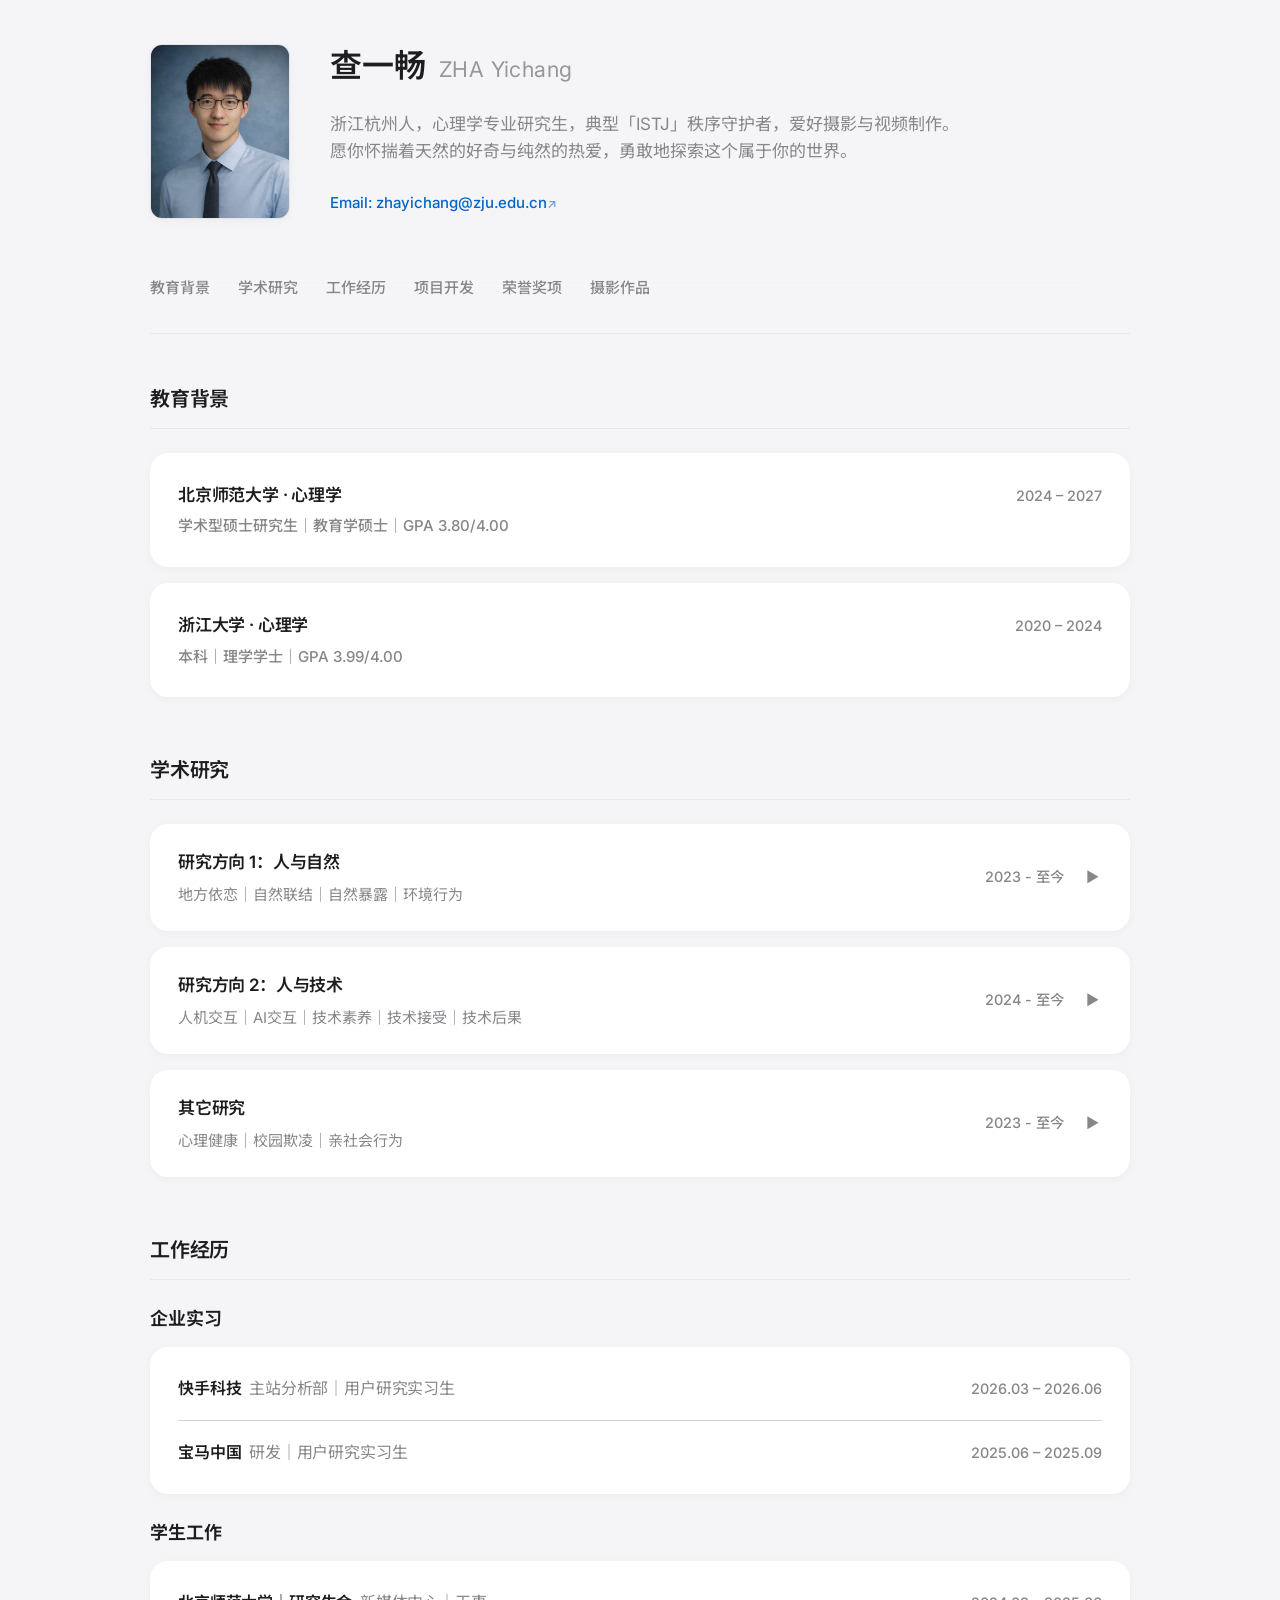
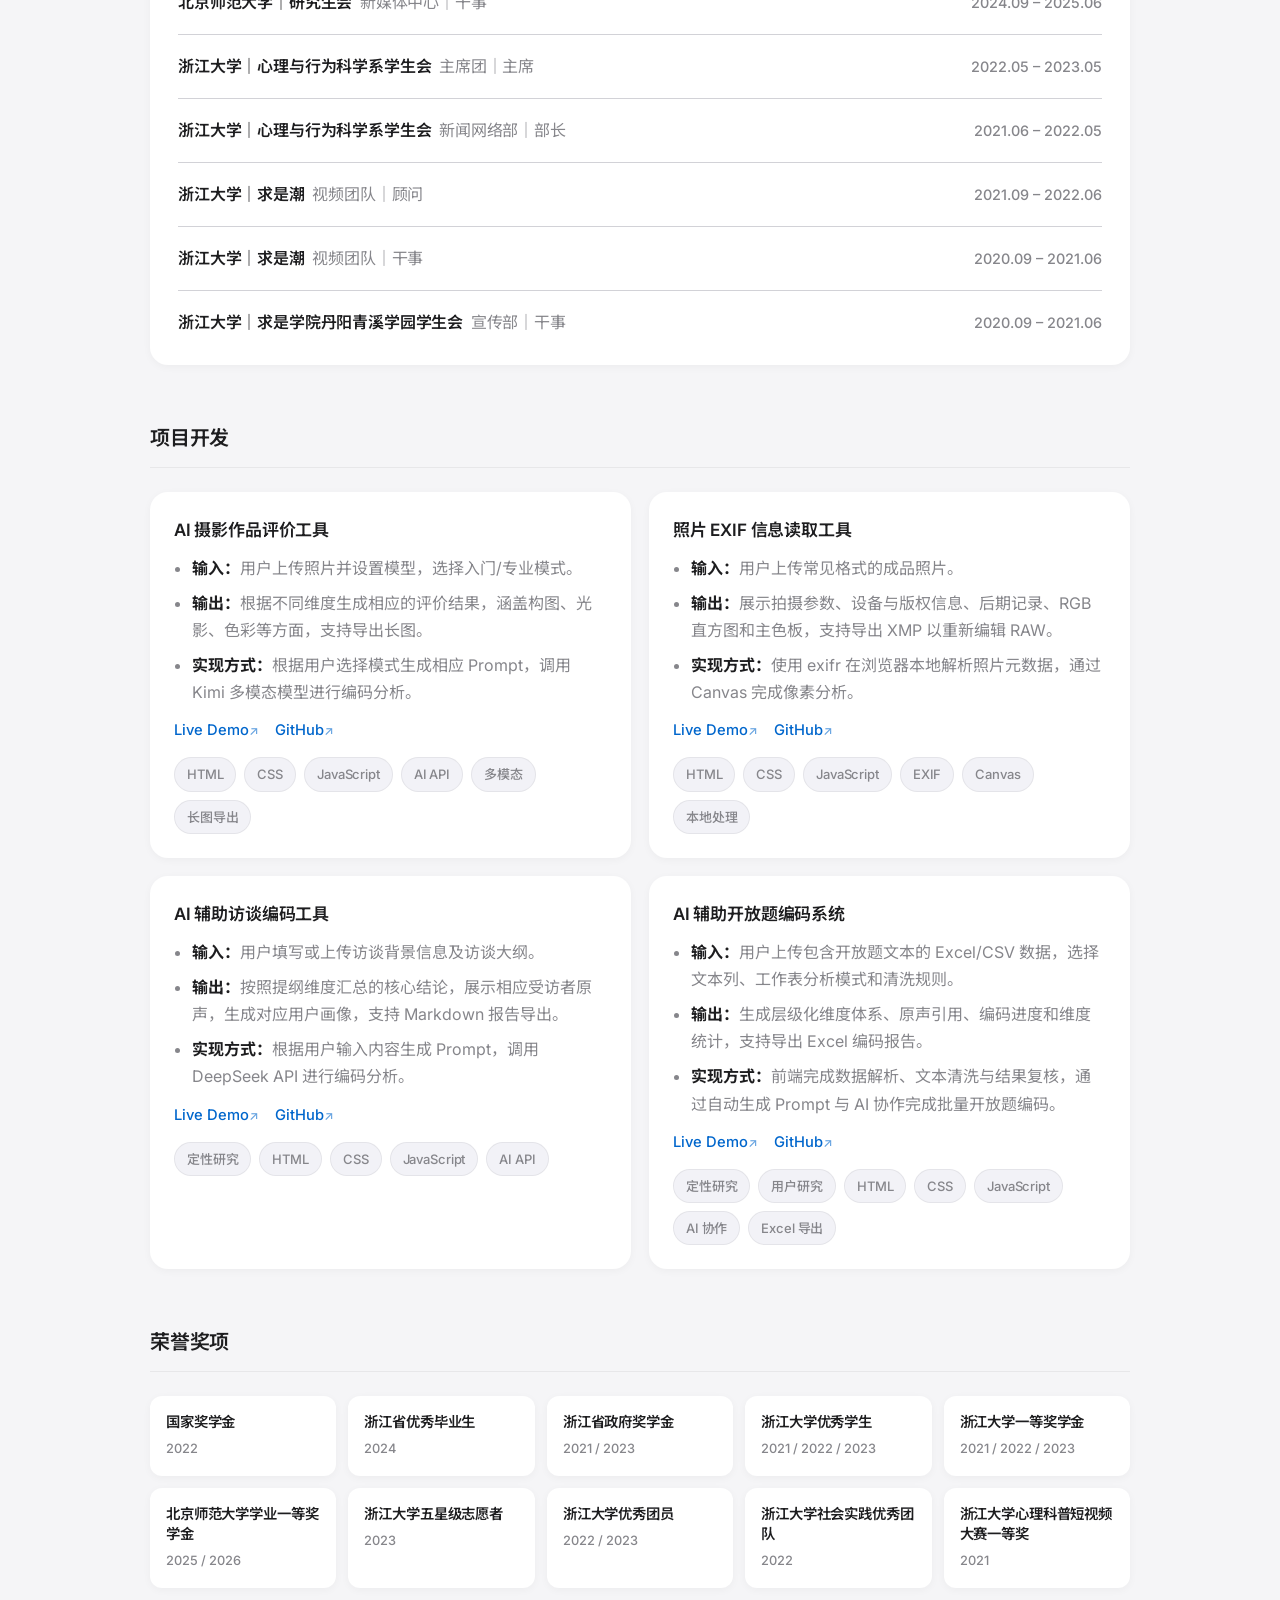
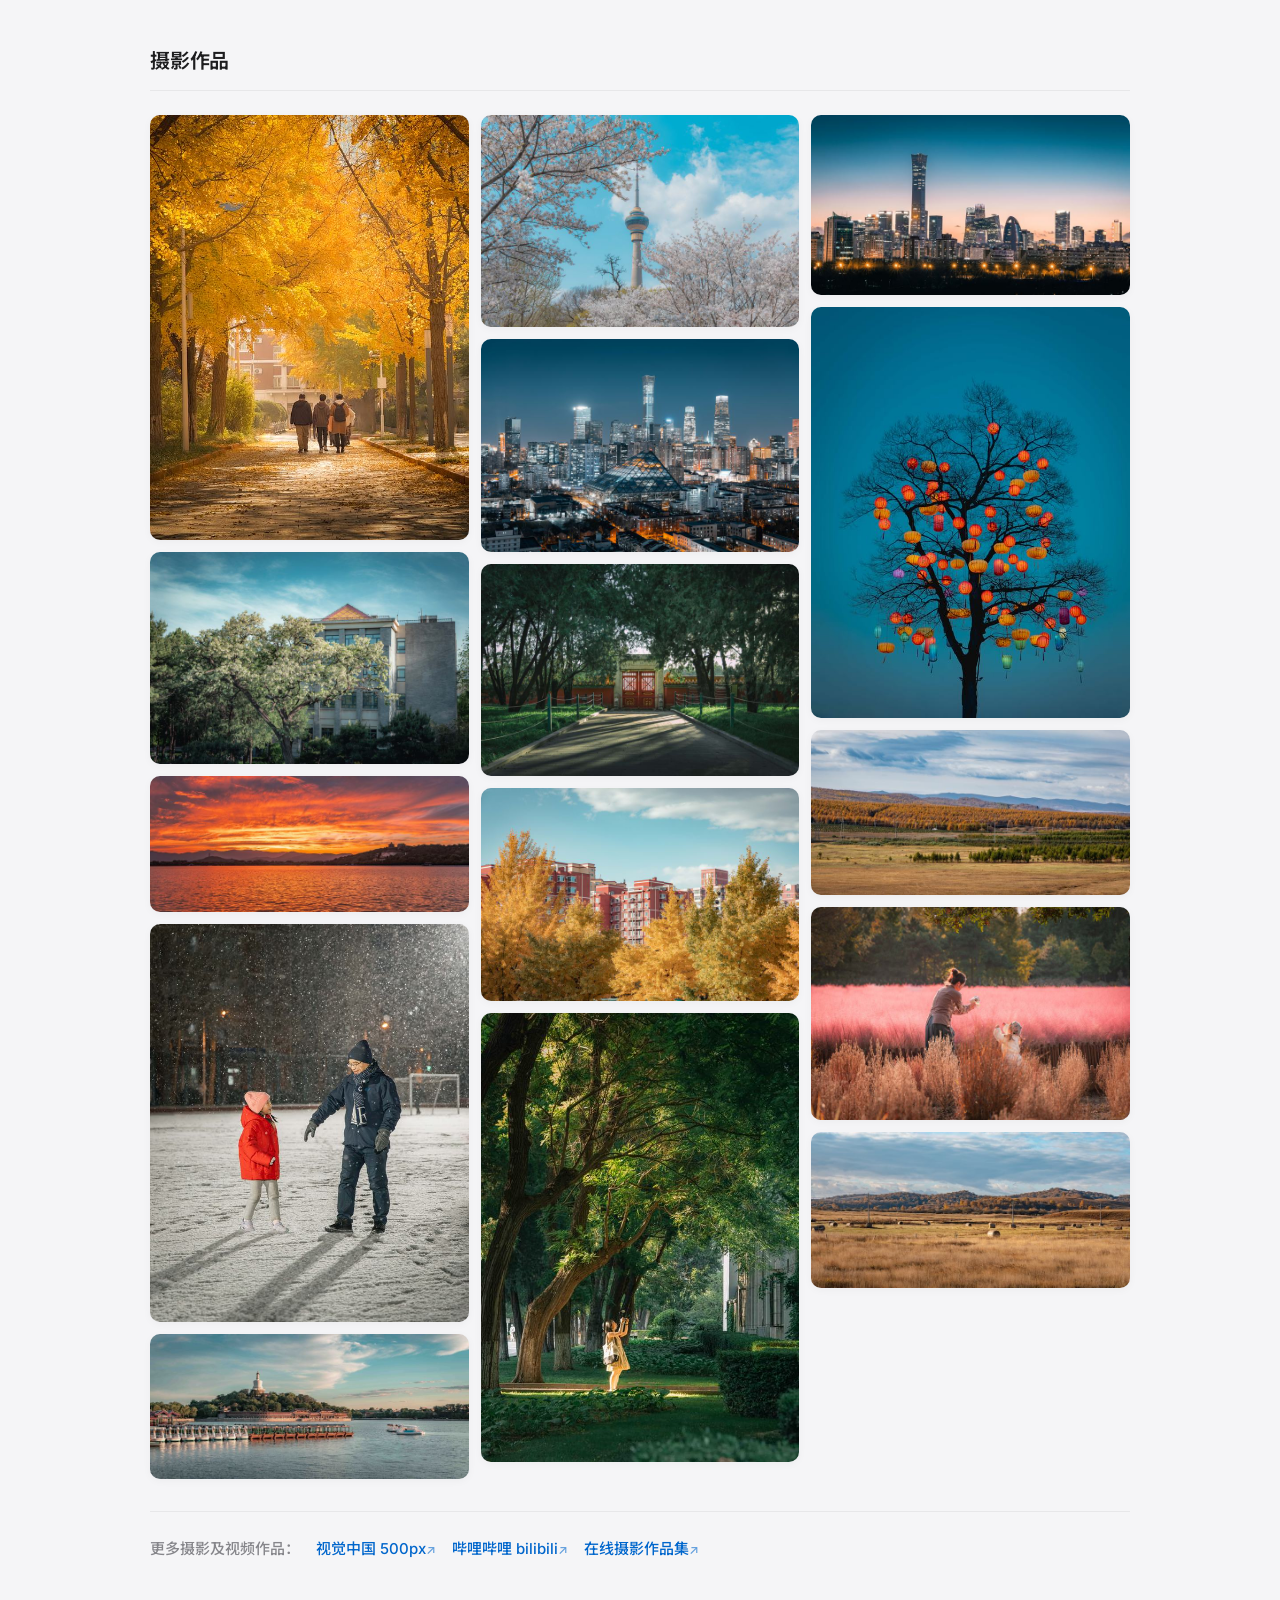
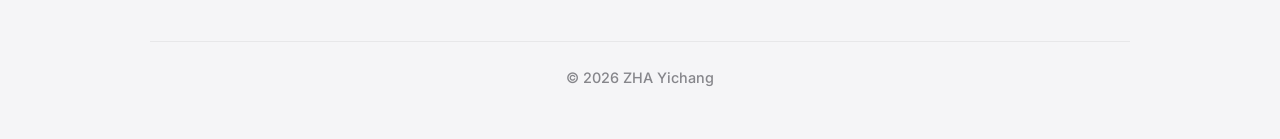
<file: index.html>
<!DOCTYPE html>
<html lang="zh-CN">

<head>
  <meta charset="UTF-8" />
  <meta name="viewport" content="width=device-width, initial-scale=1.0" />
  <meta name="robots" content="noindex" />
  <title>查一畅 ZHA Yichang | 个人主页</title>
  <meta name="description" content="查一畅 ZHA Yichang - 北京师范大学社会心理学硕士研究生。" />
  <meta name="theme-color" content="#f5f5f7" media="(prefers-color-scheme: light)" />
  <meta name="theme-color" content="#000000" media="(prefers-color-scheme: dark)" />
  <meta name="msvalidate.01" content="314F5E8C3DB6885B3E5C1102EE22F746" />

  <!-- Open Graph -->
  <meta property="og:title" content="查一畅 ZHA Yichang | 个人主页" />
  <meta property="og:description" content="北京师范大学社会心理学硕士研究生。" />
  <meta property="og:type" content="website" />

  <!-- 字体 -->
  <link rel="preconnect" href="https://fonts.googleapis.com">
  <link rel="preconnect" href="https://fonts.gstatic.com" crossorigin>
  <link
    href="https://fonts.googleapis.com/css2?family=Inter:wght@300;400;500;600;700&family=Noto+Sans+SC:wght@300;400;500;700&display=swap"
    rel="stylesheet">

  <!-- 样式表 -->
  <link rel="stylesheet" href="style.css">
</head>

<body>
  <div class="container">

    <!-- ===== Header ===== -->
    <header>
      <div class="profile-photo">
        <img src="assets/images/head-photo.jpg" alt="查一畅的照片" loading="lazy"
          onerror="this.style.display='none'; this.parentElement.style.minHeight='180px';" />
      </div>
      <div class="header-text">
        <h1 class="name">
          <span class="name-cn">查一畅</span>
          <span class="name-en">ZHA Yichang</span>
        </h1>
        <p class="intro">
          浙江杭州人，心理学专业研究生，典型「ISTJ」秩序守护者，爱好摄影与视频制作。<br>
          愿你怀揣着天然的好奇与纯然的热爱，勇敢地探索这个属于你的世界。
        </p>
        <div class="contact">
          <a href="mailto:zhayichang@zju.edu.cn">Email: zhayichang@zju.edu.cn</a>
        </div>
      </div>
    </header>

    <!-- ===== Navigation ===== -->
    <nav>
      <ul>
        <li><a href="#education">教育背景</a></li>
        <li><a href="#research">学术研究</a></li>
        <li><a href="#experience">工作经历</a></li>
        <li><a href="#projects">项目开发</a></li>
        <li><a href="#awards">荣誉奖项</a></li>
        <li><a href="#photography">摄影作品</a></li>
      </ul>
    </nav>

    <!-- ===== Education ===== -->
    <section id="education">
      <h2 class="section-title">教育背景</h2>

      <div class="card">
        <div class="card-header">
          <div class="card-title">
            <h3>北京师范大学 · 心理学</h3>
            <span class="date">2024 – 2027</span>
          </div>
        </div>
        <div class="subtitle">学术型硕士研究生｜教育学硕士｜GPA 3.80/4.00</div>
      </div>

      <div class="card">
        <div class="card-header">
          <div class="card-title">
            <h3>浙江大学 · 心理学</h3>
            <span class="date">2020 – 2024</span>
          </div>
        </div>
        <div class="subtitle">本科｜理学学士｜GPA 3.99/4.00</div>
      </div>
    </section>

    <!-- ===== Research ===== -->
    <section id="research">
      <h2 class="section-title">学术研究</h2>

      <div class="research-theme collapsible-area" tabindex="0" role="button" aria-expanded="false">
        <div class="theme-main">
          <div class="theme-info">
            <h3 class="theme-title">研究方向 1：人与自然</h3>
            <p class="theme-desc">地方依恋｜自然联结｜自然暴露｜环境行为</p>
          </div>
          <div class="theme-meta">
            <span class="theme-time">2023 - 至今 </span>
            <span class="expand-icon" aria-hidden="true">▶</span>
          </div>
        </div>
        <div class="theme-content">
          <div class="research-grid">
            <div class="research-card">
              <div class="research-meta">First Author · Published · 2026</div>
              <h4 class="research-card-title">人对地方的情感如何影响人际互动行为？</h4>
              <p class="research-text">
                提出地方依恋内部工作模型，通过纵向问卷和实验探索其对社交回避的缓解作用，及社会联结和自然联结的中介作用。研究发现地方依恋能够通过增强社会联结和自然联结，来缓解个体在一般情境下的社交回避。</p>
              <div class="publication-info">
                <span class="journal">Journal of Social and Personal Relationships</span>
                <a href="https://doi.org/10.1177/02654075251415445" target="_blank" rel="noopener" class="doi-link">DOI:
                  10.1177/02654075251415445</a>
              </div>
              <div class="tag-group">
                <span class="tag">地方依恋</span>
                <span class="tag">社会联结</span>
                <span class="tag">自然联结</span>
                <span class="tag">社交回避</span>
                <span class="tag">行为实验</span>
                <span class="tag">问卷调查</span>
                <span class="tag">中介模型</span>
                <span class="tag">PsychoPy</span>
                <span class="tag">R</span>
              </div>
            </div>

            <div class="research-card">
              <div class="research-meta">Second Author · Published · 2025</div>
              <h4 class="research-card-title">地方依恋缓解创伤后应激症状</h4>
              <p class="research-text">
                通过实验和日记追踪探讨地方依恋与人际依恋在缓解创伤后应激症状中的作用，及状态依恋安全感和认知重评的中介作用。研究发现依恋安全启动的效果是延迟而非即时的，且在不同创伤类型中作用方向不同。</p>
              <div class="publication-info">
                <span class="journal">Emotion</span>
                <a href="https://doi.org/10.1037/emo0001602" target="_blank" rel="noopener" class="doi-link">DOI:
                  10.1037/emo0001602</a>
              </div>
              <div class="tag-group">
                <span class="tag">依恋启动</span>
                <span class="tag">创伤电影范式</span>
                <span class="tag">侵入症状</span>
                <span class="tag">PTSS</span>
                <span class="tag">日记追踪</span>
                <span class="tag">行为实验</span>
                <span class="tag">方差分析</span>
                <span class="tag">中介模型</span>
                <span class="tag">PsychoPy</span>
              </div>
            </div>

            <div class="research-card">
              <div class="research-meta">Co-Author · Published · 2026</div>
              <h4 class="research-card-title">地方依恋通过社会责任感提高亲社会性</h4>
              <p class="research-text">通过问卷调查和实验启动探究地方依恋与个体在当地亲社会行为的关系。研究发现地方依恋能够通过增强社会责任感来提高亲社会性。</p>
              <div class="publication-info">
                <span class="journal">Journal of Environmental Psychology</span>
                <a href="https://doi.org/10.1016/j.jenvp.2026.103039" target="_blank" rel="noopener"
                  class="doi-link">DOI: 10.1016/j.jenvp.2026.103039</a>
              </div>
              <div class="tag-group">
                <span class="tag">地方依恋</span>
                <span class="tag">社会责任感</span>
                <span class="tag">亲社会性</span>
                <span class="tag">行为实验</span>
                <span class="tag">问卷调查</span>
                <span class="tag">中介模型</span>
              </div>
            </div>

          </div>
        </div>
      </div>

      <div class="research-theme collapsible-area" tabindex="0" role="button" aria-expanded="false">
        <div class="theme-main">
          <div class="theme-info">
            <h3 class="theme-title">研究方向 2：人与技术</h3>
            <p class="theme-desc">人机交互｜AI交互｜技术素养｜技术接受｜技术后果</p>
          </div>
          <div class="theme-meta">
            <span class="theme-time">2024 - 至今</span>
            <span class="expand-icon" aria-hidden="true">▶</span>
          </div>
        </div>
        <div class="theme-content">
          <div class="research-grid">
            <div class="research-card">
              <div class="research-meta">Ongoing Project · 2026</div>
              <h4 class="research-card-title">AI 依赖如何削弱亲社会行为</h4>
              <p class="research-text">通过问卷调查探究 AI 依赖对于亲社会行为的负面影响。</p>
            </div>

            <div class="research-card">
              <div class="research-meta">Ongoing Project · 2026</div>
              <h4 class="research-card-title">AI 交互的溢出效应</h4>
              <p class="research-text">通过行为实验探究人与 AI 交互如何外溢影响人与他人互动。</p>
            </div>

          </div>
        </div>
      </div>

      <div class="research-theme collapsible-area" tabindex="0" role="button" aria-expanded="false">
        <div class="theme-main">
          <div class="theme-info">
            <h3 class="theme-title">其它研究</h3>
            <p class="theme-desc">心理健康｜校园欺凌｜亲社会行为</p>
          </div>
          <div class="theme-meta">
            <span class="theme-time">2023 - 至今</span>
            <span class="expand-icon" aria-hidden="true">▶</span>
          </div>
        </div>
        <div class="theme-content">
          <div class="research-grid">

            <div class="research-card">
              <div class="research-meta">Co-Author · Published · 2026</div>
              <h4 class="research-card-title">亲社会行为智慧干预框架的构建</h4>
              <p class="research-text">综述现有亲社会行为的干预策略，构建亲社会行为智慧干预框架。</p>
              <div class="publication-info">
                <span class="journal">心理科学进展</span>
                <a href="https://journal.psych.ac.cn/xlkxjz/CN/10.3724/SP.J.1042.2026.LS.00048" target="_blank"
                  rel="noopener" class="doi-link">DOI: 10.3724/SP.J.1042.2026.LS.00048</a>
              </div>
              <div class="tag-group">
                <span class="tag">亲社会行为</span>
                <span class="tag">智慧干预</span>
                <span class="tag">框架构建</span>
                <span class="tag">综述</span>
              </div>
            </div>

            <div class="research-card">
              <div class="research-meta">First Author · Published · 2025</div>
              <h4 class="research-card-title">焦虑和抑郁的共病模式及预测因素</h4>
              <p class="research-text">通过问卷调查和潜在剖面分析探究焦虑和抑郁的共病模式，以及家庭功能、神经质、反刍的预测作用。</p>
              <div class="publication-info">
                <span class="journal">Current Psychology</span>
                <a href="https://doi.org/10.1007/s12144-024-06319-4" target="_blank" rel="noopener"
                  class="doi-link">DOI: 10.1007/s12144-024-06319-4</a>
              </div>
              <div class="tag-group">
                <span class="tag">抑郁</span>
                <span class="tag">焦虑</span>
                <span class="tag">家庭功能</span>
                <span class="tag">神经质</span>
                <span class="tag">反刍</span>
                <span class="tag">潜在剖面分析</span>
                <span class="tag">问卷调查</span>
              </div>
            </div>

            <div class="research-card">
              <div class="research-meta">Co-Author · Published · 2025</div>
              <h4 class="research-card-title">自尊和抑郁症状的关系</h4>
              <p class="research-text">通过纵向问卷调查考察了自尊和抑郁症状的关系，及人际敏感性、反刍与沉思的中介机制。</p>
              <div class="publication-info">
                <span class="journal">BMC Psychology</span>
                <a href="https://doi.org/10.1186/s40359-025-02899-3" target="_blank" rel="noopener"
                  class="doi-link">DOI: 10.1186/s40359-025-02899-3</a>
              </div>
              <div class="tag-group">
                <span class="tag">抑郁</span>
                <span class="tag">焦虑</span>
                <span class="tag">自尊</span>
                <span class="tag">人际敏感性</span>
                <span class="tag">反刍</span>
                <span class="tag">问卷调查</span>
              </div>
            </div>

            <div class="research-card">
              <div class="research-meta">Co-Author · Published · 2023</div>
              <h4 class="research-card-title">校园欺凌和创伤后应激症状的关系</h4>
              <p class="research-text">通过横断问卷调查探讨了校园欺凌与创伤后应激症状之间的关系，以及自我表露和不安全感的链式中介作用。</p>
              <div class="publication-info">
                <span class="journal">BMC Psychology</span>
                <a href="https://doi.org/10.1186/s40359-023-01065-x" target="_blank" rel="noopener"
                  class="doi-link">DOI: 10.1186/s40359-023-01065-x</a>
              </div>
              <div class="tag-group">
                <span class="tag">校园欺凌</span>
                <span class="tag">不安全感</span>
                <span class="tag">自我表露</span>
                <span class="tag">PTSS</span>
                <span class="tag">中介模型</span>
                <span class="tag">问卷调查</span>
              </div>
            </div>

          </div>
        </div>
      </div>

    </section>

    <!-- ===== Experience ===== -->
    <section id="experience">
      <h2 class="section-title">工作经历</h2>

      <h3 class="experience-group-title">企业实习</h3>
      <div class="card experience-group">
        <div class="experience-item">
          <div class="card-title">
            <h4>快手科技<span class="experience-detail">&nbsp;&nbsp;主站分析部｜用户研究实习生</span></h4>
            <span class="date">2026.03 – 2026.06</span>
          </div>
        </div>

        <div class="experience-item">
          <div class="card-title">
            <h4>宝马中国<span class="experience-detail">&nbsp;&nbsp;研发｜用户研究实习生</span></h4>
            <span class="date">2025.06 – 2025.09</span>
          </div>
        </div>
      </div>

      <h3 class="experience-group-title">学生工作</h3>
      <div class="card experience-group">
        <div class="experience-item">
          <div class="card-title">
            <h4>北京师范大学｜研究生会<span class="experience-detail">&nbsp;&nbsp;新媒体中心｜干事</span></h4>
            <span class="date">2024.09 – 2025.06</span>
          </div>
        </div>

        <div class="experience-item">
          <div class="card-title">
            <h4>浙江大学｜心理与行为科学系学生会<span class="experience-detail">&nbsp;&nbsp;主席团｜主席</span></h4>
            <span class="date">2022.05 – 2023.05</span>
          </div>
        </div>

        <div class="experience-item">
          <div class="card-title">
            <h4>浙江大学｜心理与行为科学系学生会<span class="experience-detail">&nbsp;&nbsp;新闻网络部｜部长</span></h4>
            <span class="date">2021.06 – 2022.05</span>
          </div>
        </div>

        <div class="experience-item">
          <div class="card-title">
            <h4>浙江大学｜求是潮<span class="experience-detail">&nbsp;&nbsp;视频团队｜顾问</span></h4>
            <span class="date">2021.09 – 2022.06</span>
          </div>
        </div>

        <div class="experience-item">
          <div class="card-title">
            <h4>浙江大学｜求是潮<span class="experience-detail">&nbsp;&nbsp;视频团队｜干事</span></h4>
            <span class="date">2020.09 – 2021.06</span>
          </div>
        </div>

        <div class="experience-item">
          <div class="card-title">
            <h4>浙江大学｜求是学院丹阳青溪学园学生会<span class="experience-detail">&nbsp;&nbsp;宣传部｜干事</span></h4>
            <span class="date">2020.09 – 2021.06</span>
          </div>
        </div>
      </div>
    </section>

    <!-- ===== Projects ===== -->
    <section id="projects">
      <h2 class="section-title">项目开发</h2>
      <div class="project-grid">

        <div class="project-card">
          <h3>AI 摄影作品评价工具</h3>
          <ul>
            <li><strong>输入：</strong>用户上传照片并设置模型，选择入门/专业模式。</li>
            <li><strong>输出：</strong>根据不同维度生成相应的评价结果，涵盖构图、光影、色彩等方面，支持导出长图。</li>
            <li><strong>实现方式：</strong>根据用户选择模式生成相应 Prompt，调用 Kimi 多模态模型进行编码分析。</li>
          </ul>
          <div class="project-links">
            <a href="https://zhayichang.github.io/ai-photo-evaluator/portfolio" target="_blank" rel="noopener">Live
              Demo</a>
            <a href="https://github.com/zhayichang/ai-photo-evaluator" target="_blank" rel="noopener">GitHub</a>
          </div>
          <div class="tag-group">
            <span class="tag">HTML</span>
            <span class="tag">CSS</span>
            <span class="tag">JavaScript</span>
            <span class="tag">AI API</span>
            <span class="tag">多模态</span>
            <span class="tag">长图导出</span>
          </div>
        </div>

        <div class="project-card">
          <h3>照片 EXIF 信息读取工具</h3>
          <ul>
            <li><strong>输入：</strong>用户上传常见格式的成品照片。</li>
            <li><strong>输出：</strong>展示拍摄参数、设备与版权信息、后期记录、RGB 直方图和主色板，支持导出 XMP 以重新编辑 RAW。</li>
            <li><strong>实现方式：</strong>使用 exifr 在浏览器本地解析照片元数据，通过 Canvas 完成像素分析。</li>
          </ul>
          <div class="project-links">
            <a href="https://zhayichang.github.io/photo-exif-reader/" target="_blank" rel="noopener">Live Demo</a>
            <a href="https://github.com/zhayichang/photo-exif-reader" target="_blank" rel="noopener">GitHub</a>
          </div>
          <div class="tag-group">
            <span class="tag">HTML</span>
            <span class="tag">CSS</span>
            <span class="tag">JavaScript</span>
            <span class="tag">EXIF</span>
            <span class="tag">Canvas</span>
            <span class="tag">本地处理</span>
          </div>
        </div>

        <div class="project-card">
          <h3>AI 辅助访谈编码工具</h3>
          <ul>
            <li><strong>输入：</strong>用户填写或上传访谈背景信息及访谈大纲。</li>
            <li><strong>输出：</strong>按照提纲维度汇总的核心结论，展示相应受访者原声，生成对应用户画像，支持 Markdown 报告导出。</li>
            <li><strong>实现方式：</strong>根据用户输入内容生成 Prompt，调用 DeepSeek API 进行编码分析。</li>
          </ul>
          <div class="project-links">
            <a href="https://zhayichang.github.io/interview-coding-tool" target="_blank" rel="noopener">Live Demo</a>
            <a href="https://github.com/zhayichang/interview-coding-tool" target="_blank" rel="noopener">GitHub</a>
          </div>
          <div class="tag-group">
            <span class="tag">定性研究</span>
            <span class="tag">HTML</span>
            <span class="tag">CSS</span>
            <span class="tag">JavaScript</span>
            <span class="tag">AI API</span>
          </div>
        </div>

        <div class="project-card">
          <h3>AI 辅助开放题编码系统</h3>
          <ul>
            <li><strong>输入：</strong>用户上传包含开放题文本的 Excel/CSV 数据，选择文本列、工作表分析模式和清洗规则。</li>
            <li><strong>输出：</strong>生成层级化维度体系、原声引用、编码进度和维度统计，支持导出 Excel 编码报告。</li>
            <li><strong>实现方式：</strong>前端完成数据解析、文本清洗与结果复核，通过自动生成 Prompt 与 AI 协作完成批量开放题编码。</li>
          </ul>
          <div class="project-links">
            <a href="https://zhayichang.github.io/open-questions-analysis/" target="_blank" rel="noopener">Live Demo</a>
            <a href="https://github.com/zhayichang/open-questions-analysis" target="_blank" rel="noopener">GitHub</a>
          </div>
          <div class="tag-group">
            <span class="tag">定性研究</span>
            <span class="tag">用户研究</span>
            <span class="tag">HTML</span>
            <span class="tag">CSS</span>
            <span class="tag">JavaScript</span>
            <span class="tag">AI 协作</span>
            <span class="tag">Excel 导出</span>
          </div>
        </div>

      </div>
    </section>

    <!-- ===== Awards ===== -->
    <section id="awards">
      <h2 class="section-title">荣誉奖项</h2>
      <div class="awards-grid">
        <div class="award-item">
          <div class="award-title">国家奖学金</div>
          <div class="award-year">2022</div>
        </div>
        <div class="award-item">
          <div class="award-title">浙江省优秀毕业生</div>
          <div class="award-year">2024</div>
        </div>
        <div class="award-item">
          <div class="award-title">浙江省政府奖学金</div>
          <div class="award-year">2021 / 2023</div>
        </div>
        <div class="award-item">
          <div class="award-title">浙江大学优秀学生</div>
          <div class="award-year">2021 / 2022 / 2023</div>
        </div>
        <div class="award-item">
          <div class="award-title">浙江大学一等奖学金</div>
          <div class="award-year">2021 / 2022 / 2023</div>
        </div>
        <div class="award-item">
          <div class="award-title">北京师范大学学业一等奖学金</div>
          <div class="award-year">2025 / 2026</div>
        </div>
        <div class="award-item">
          <div class="award-title">浙江大学五星级志愿者</div>
          <div class="award-year">2023</div>
        </div>
        <div class="award-item">
          <div class="award-title">浙江大学优秀团员</div>
          <div class="award-year">2022 / 2023</div>
        </div>
        <div class="award-item">
          <div class="award-title">浙江大学社会实践优秀团队</div>
          <div class="award-year">2022</div>
        </div>
        <div class="award-item">
          <div class="award-title">浙江大学心理科普短视频大赛一等奖</div>
          <div class="award-year">2021</div>
        </div>
      </div>
    </section>

    <!-- ===== Photography ===== -->
    <section id="photography">
      <h2 class="section-title">摄影作品</h2>
      <div class="photo-grid">
        <div class="photo-item">
          <img src="assets/images/photo-1.jpg" alt="摄影作品 1" loading="lazy"
            onerror="this.style.display='none'; this.parentElement.style.minHeight='200px';">
        </div>
        <div class="photo-item">
          <img src="assets/images/photo-2.jpg" alt="摄影作品 2" loading="lazy"
            onerror="this.style.display='none'; this.parentElement.style.minHeight='200px';">
        </div>
        <div class="photo-item">
          <img src="assets/images/photo-3.jpg" alt="摄影作品 3" loading="lazy"
            onerror="this.style.display='none'; this.parentElement.style.minHeight='200px';">
        </div>
        <div class="photo-item">
          <img src="assets/images/photo-4.jpg" alt="摄影作品 4" loading="lazy"
            onerror="this.style.display='none'; this.parentElement.style.minHeight='200px';">
        </div>
        <div class="photo-item">
          <img src="assets/images/photo-5.jpg" alt="摄影作品 5" loading="lazy"
            onerror="this.style.display='none'; this.parentElement.style.minHeight='200px';">
        </div>
        <div class="photo-item">
          <img src="assets/images/photo-6.jpg" alt="摄影作品 6" loading="lazy"
            onerror="this.style.display='none'; this.parentElement.style.minHeight='200px';">
        </div>
        <div class="photo-item">
          <img src="assets/images/photo-7.jpg" alt="摄影作品 7" loading="lazy"
            onerror="this.style.display='none'; this.parentElement.style.minHeight='200px';">
        </div>
        <div class="photo-item">
          <img src="assets/images/photo-8.jpg" alt="摄影作品 8" loading="lazy"
            onerror="this.style.display='none'; this.parentElement.style.minHeight='200px';">
        </div>
        <div class="photo-item">
          <img src="assets/images/photo-9.jpg" alt="摄影作品 9" loading="lazy"
            onerror="this.style.display='none'; this.parentElement.style.minHeight='200px';">
        </div>
        <div class="photo-item">
          <img src="assets/images/photo-10.jpg" alt="摄影作品 10" loading="lazy"
            onerror="this.style.display='none'; this.parentElement.style.minHeight='200px';">
        </div>
        <div class="photo-item">
          <img src="assets/images/photo-11.jpg" alt="摄影作品 11" loading="lazy"
            onerror="this.style.display='none'; this.parentElement.style.minHeight='200px';">
        </div>
        <div class="photo-item">
          <img src="assets/images/photo-12.jpg" alt="摄影作品 12" loading="lazy"
            onerror="this.style.display='none'; this.parentElement.style.minHeight='200px';">
        </div>
        <div class="photo-item">
          <img src="assets/images/photo-13.jpg" alt="摄影作品 13" loading="lazy"
            onerror="this.style.display='none'; this.parentElement.style.minHeight='200px';">
        </div>
        <div class="photo-item">
          <img src="assets/images/photo-14.jpg" alt="摄影作品 14" loading="lazy"
            onerror="this.style.display='none'; this.parentElement.style.minHeight='200px';">
        </div>
        <div class="photo-item">
          <img src="assets/images/photo-15.jpg" alt="摄影作品 15" loading="lazy"
            onerror="this.style.display='none'; this.parentElement.style.minHeight='200px';">
        </div>
      </div>
      <div class="photo-links">
        <span class="photo-links-label">更多摄影及视频作品：</span>
        <a href="https://500px.com.cn/DeepDeepBlue" target="_blank" rel="noopener">视觉中国 500px</a>
        <a href="https://space.bilibili.com/35902929" target="_blank" rel="noopener">哔哩哔哩 bilibili</a>
        <a href="photography/">在线摄影作品集</a>
      </div>
    </section>

    <!-- ===== Footer ===== -->
    <footer>© 2026 ZHA Yichang</footer>
  </div>

  <script src="script.js" defer></script>
</body>

</html>
</file>
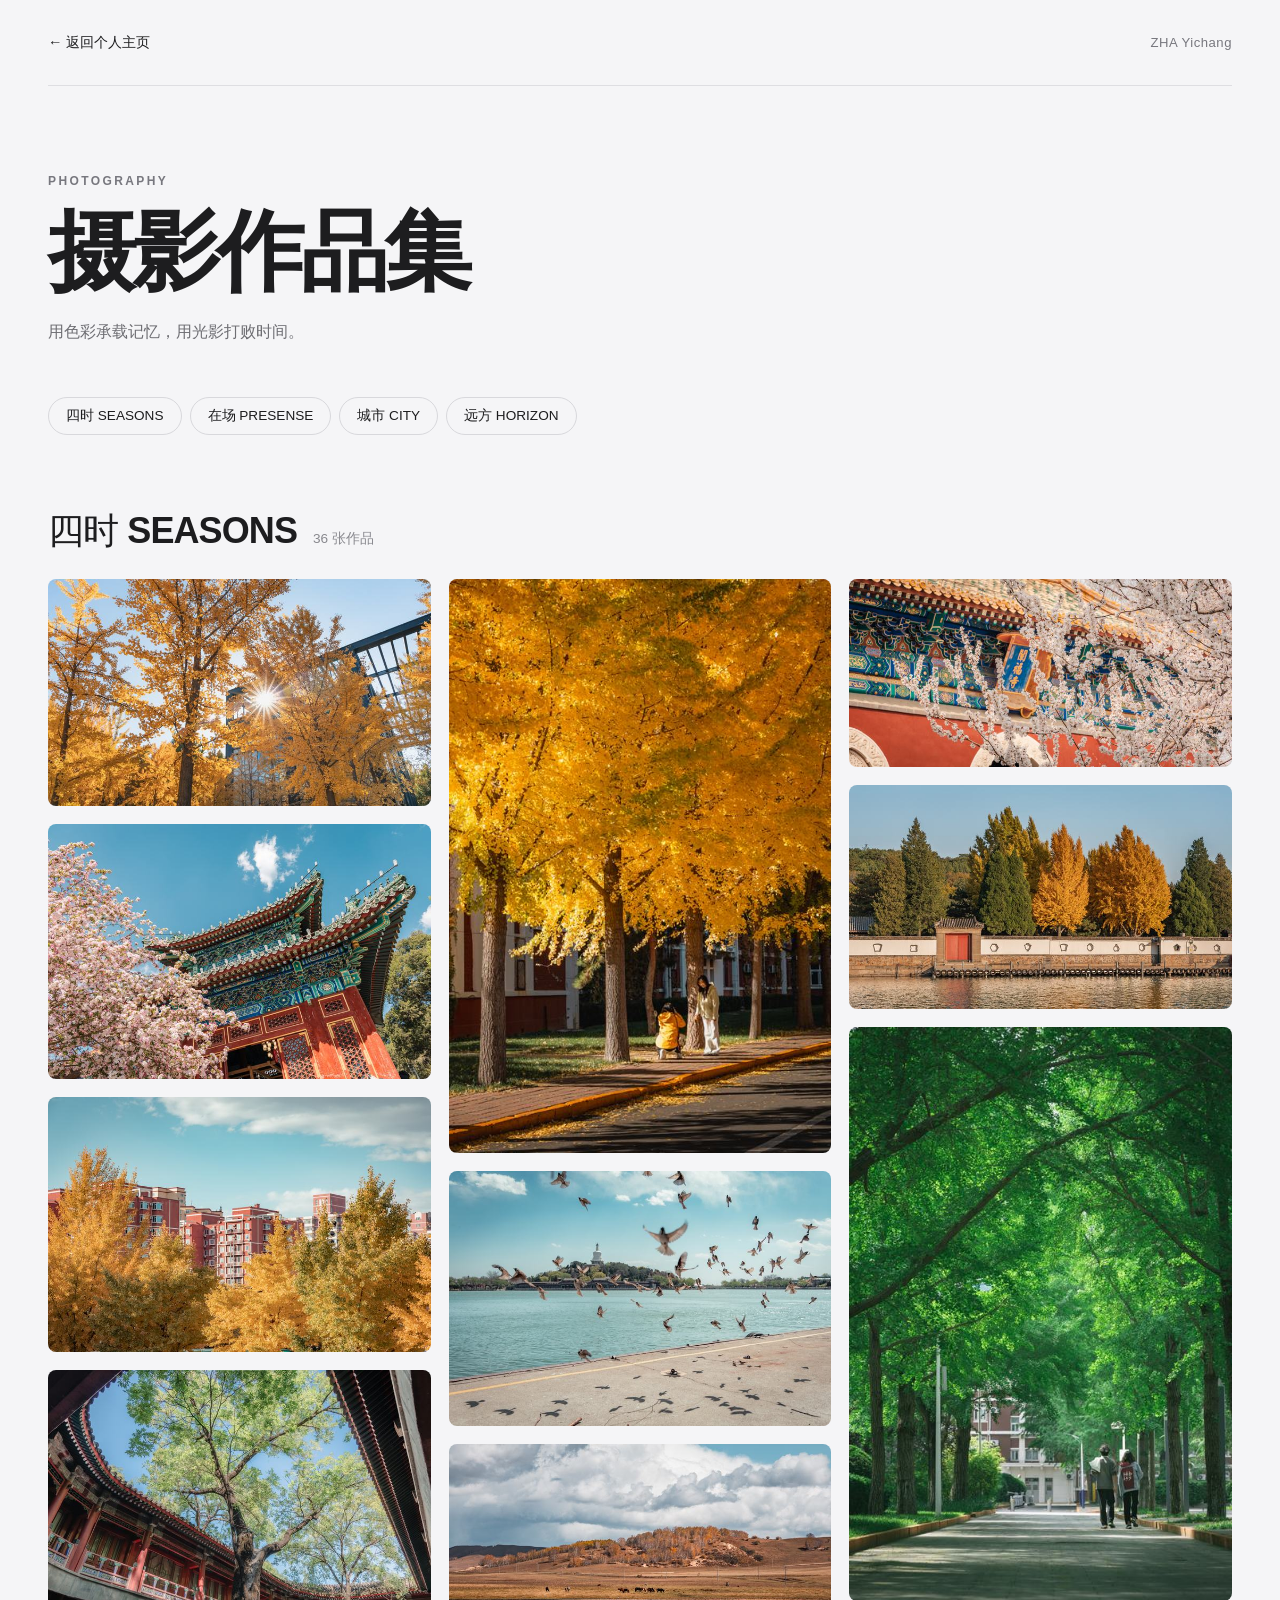
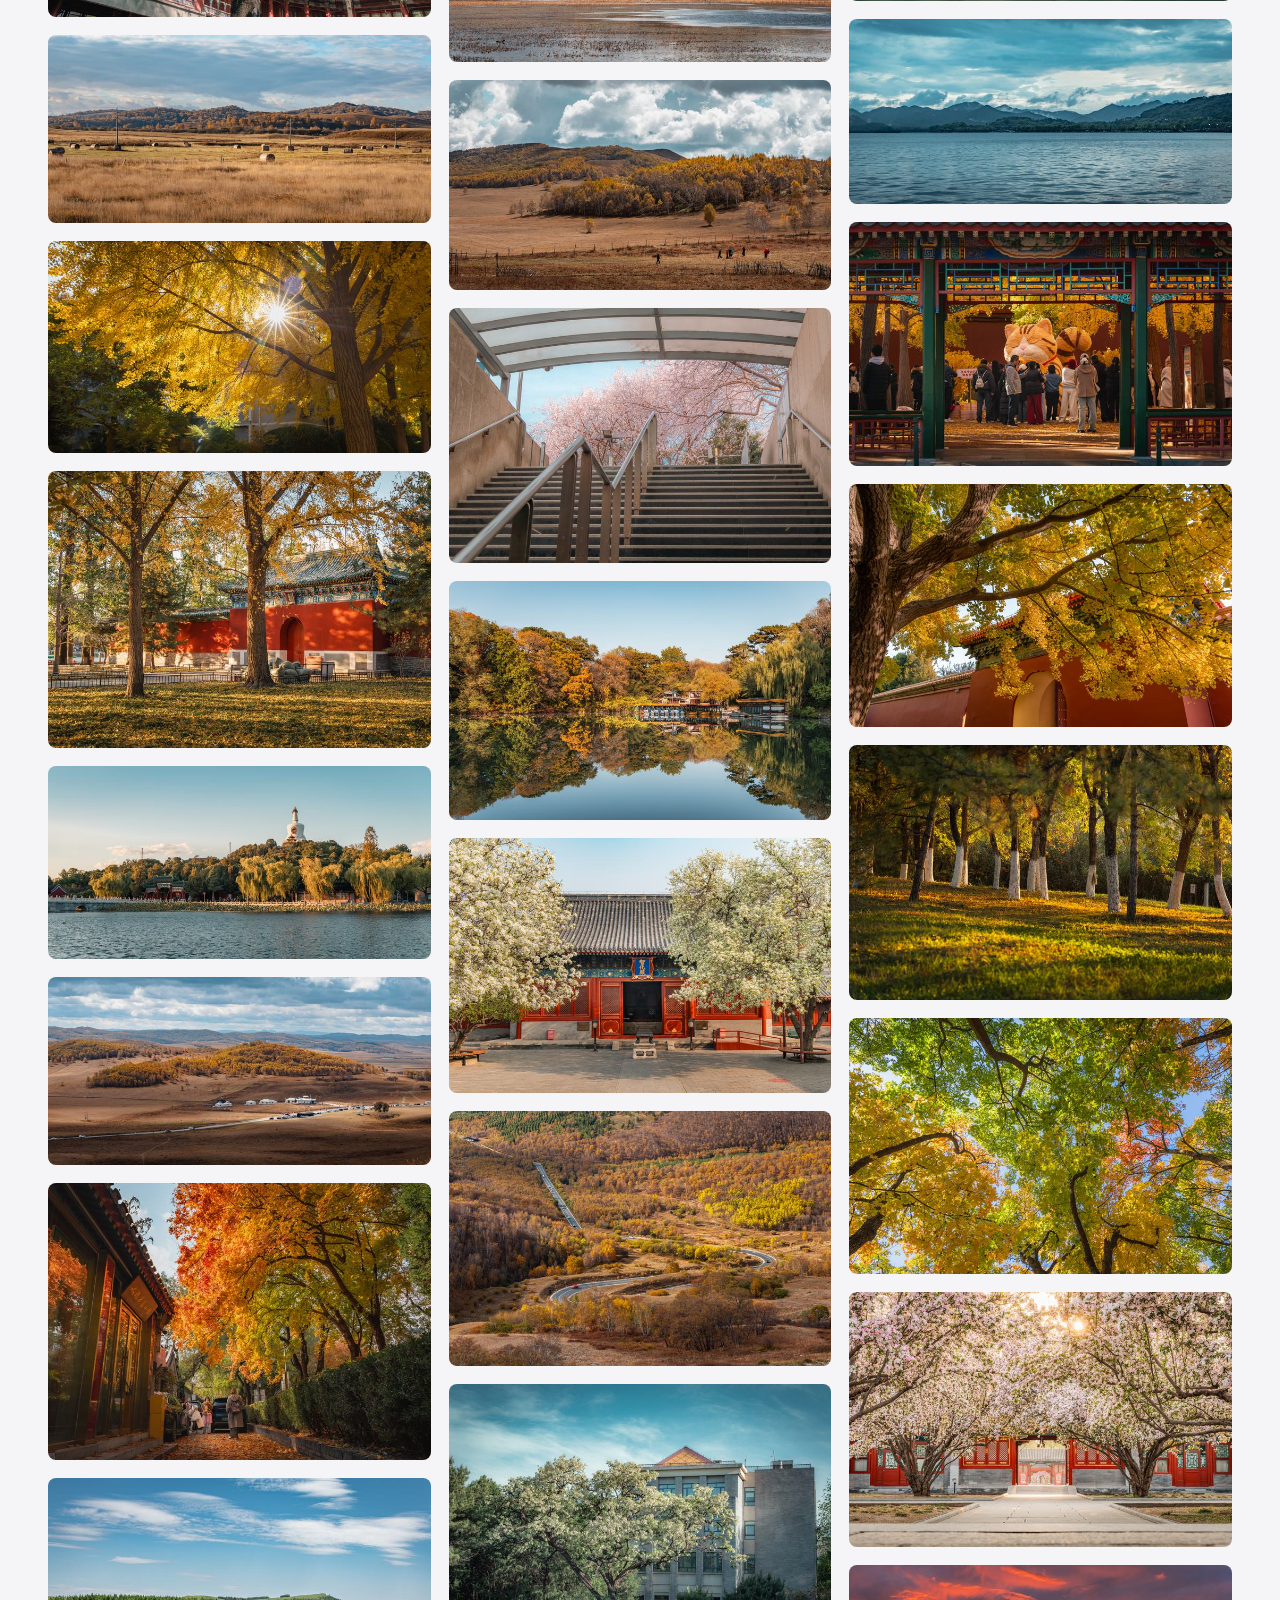
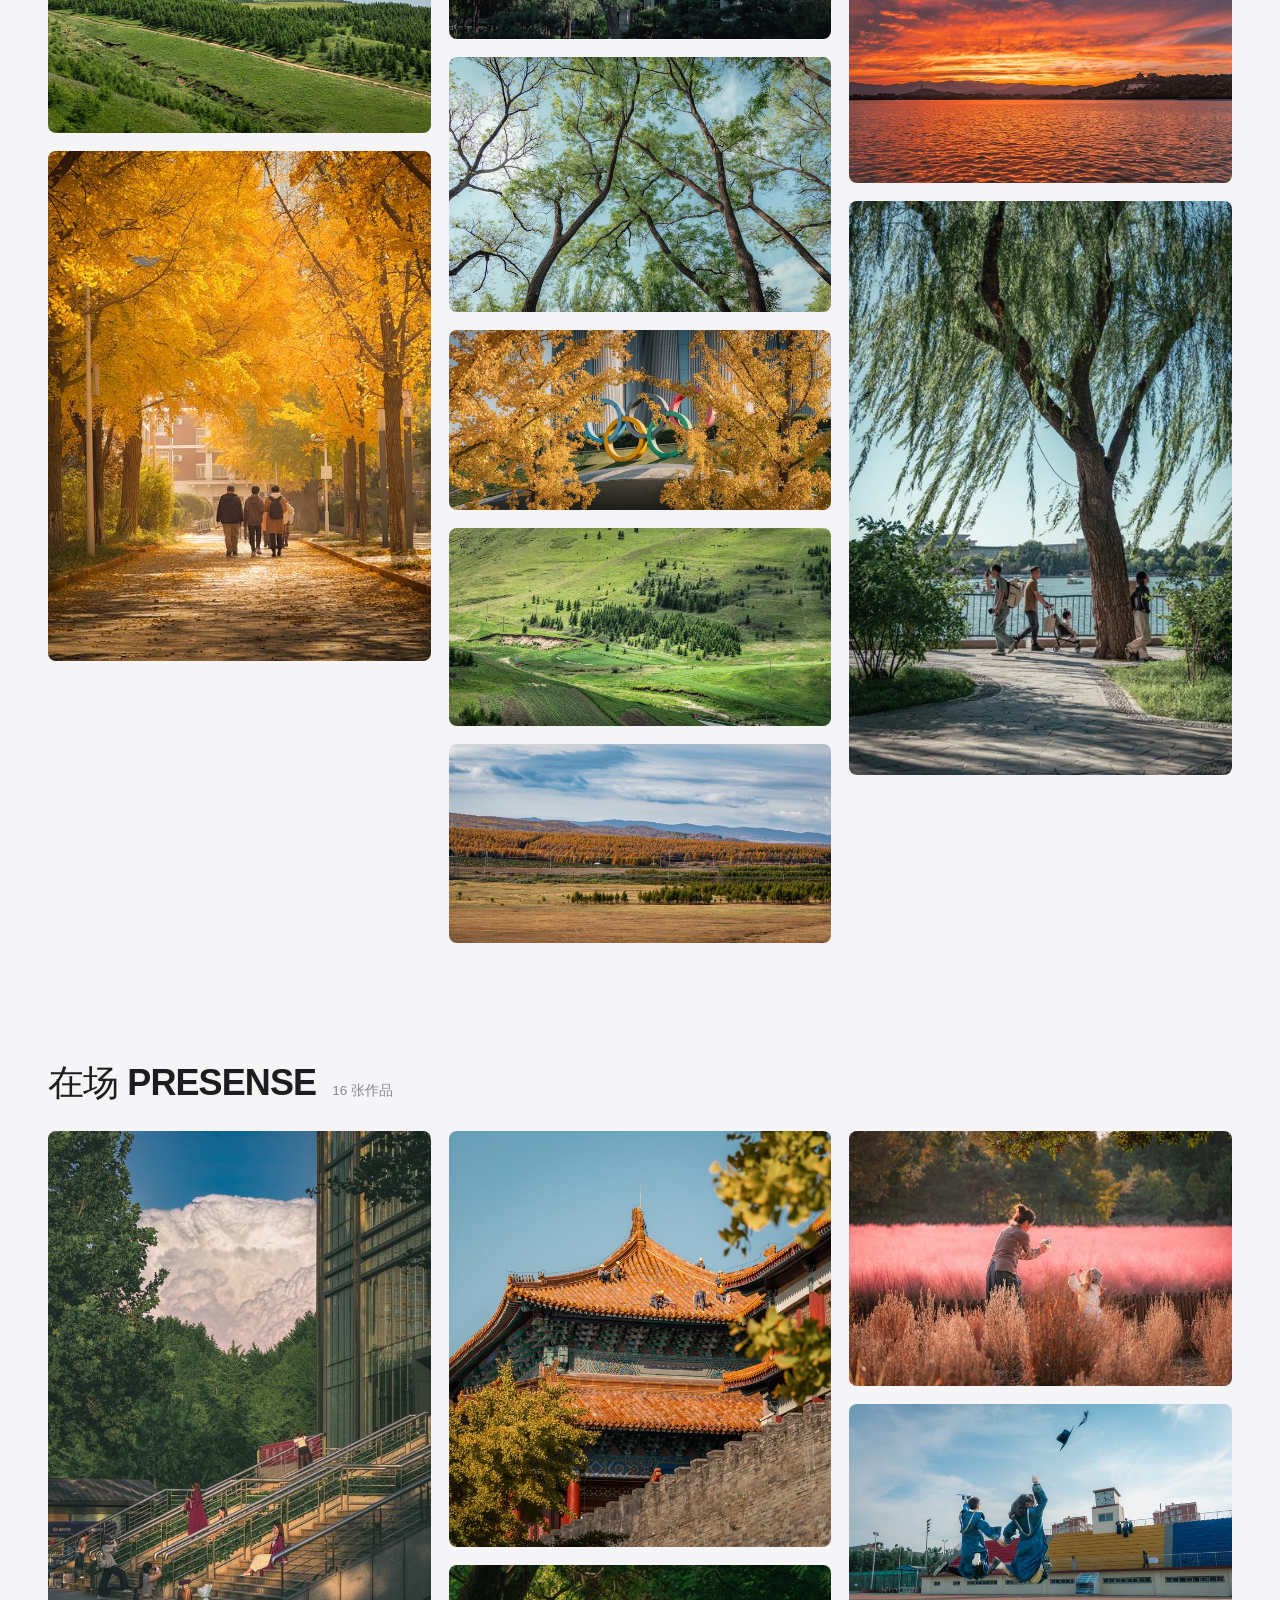
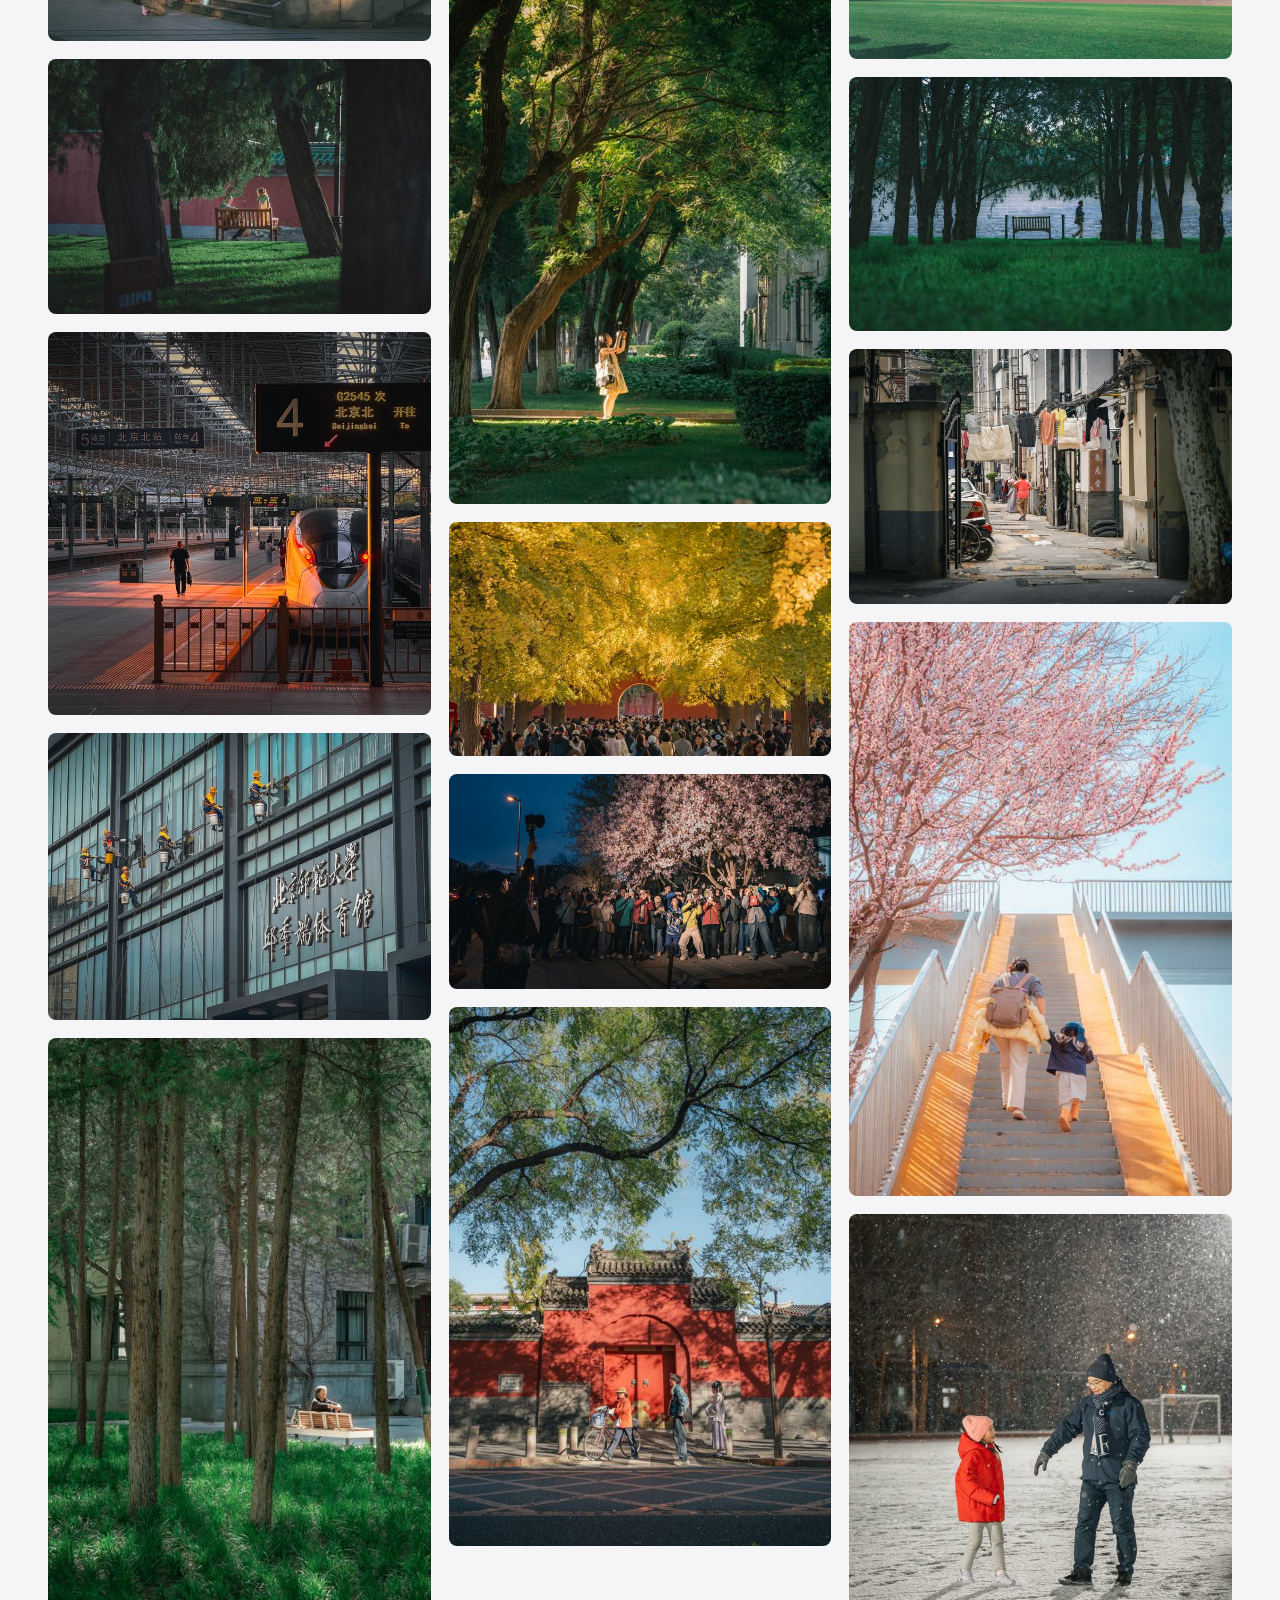
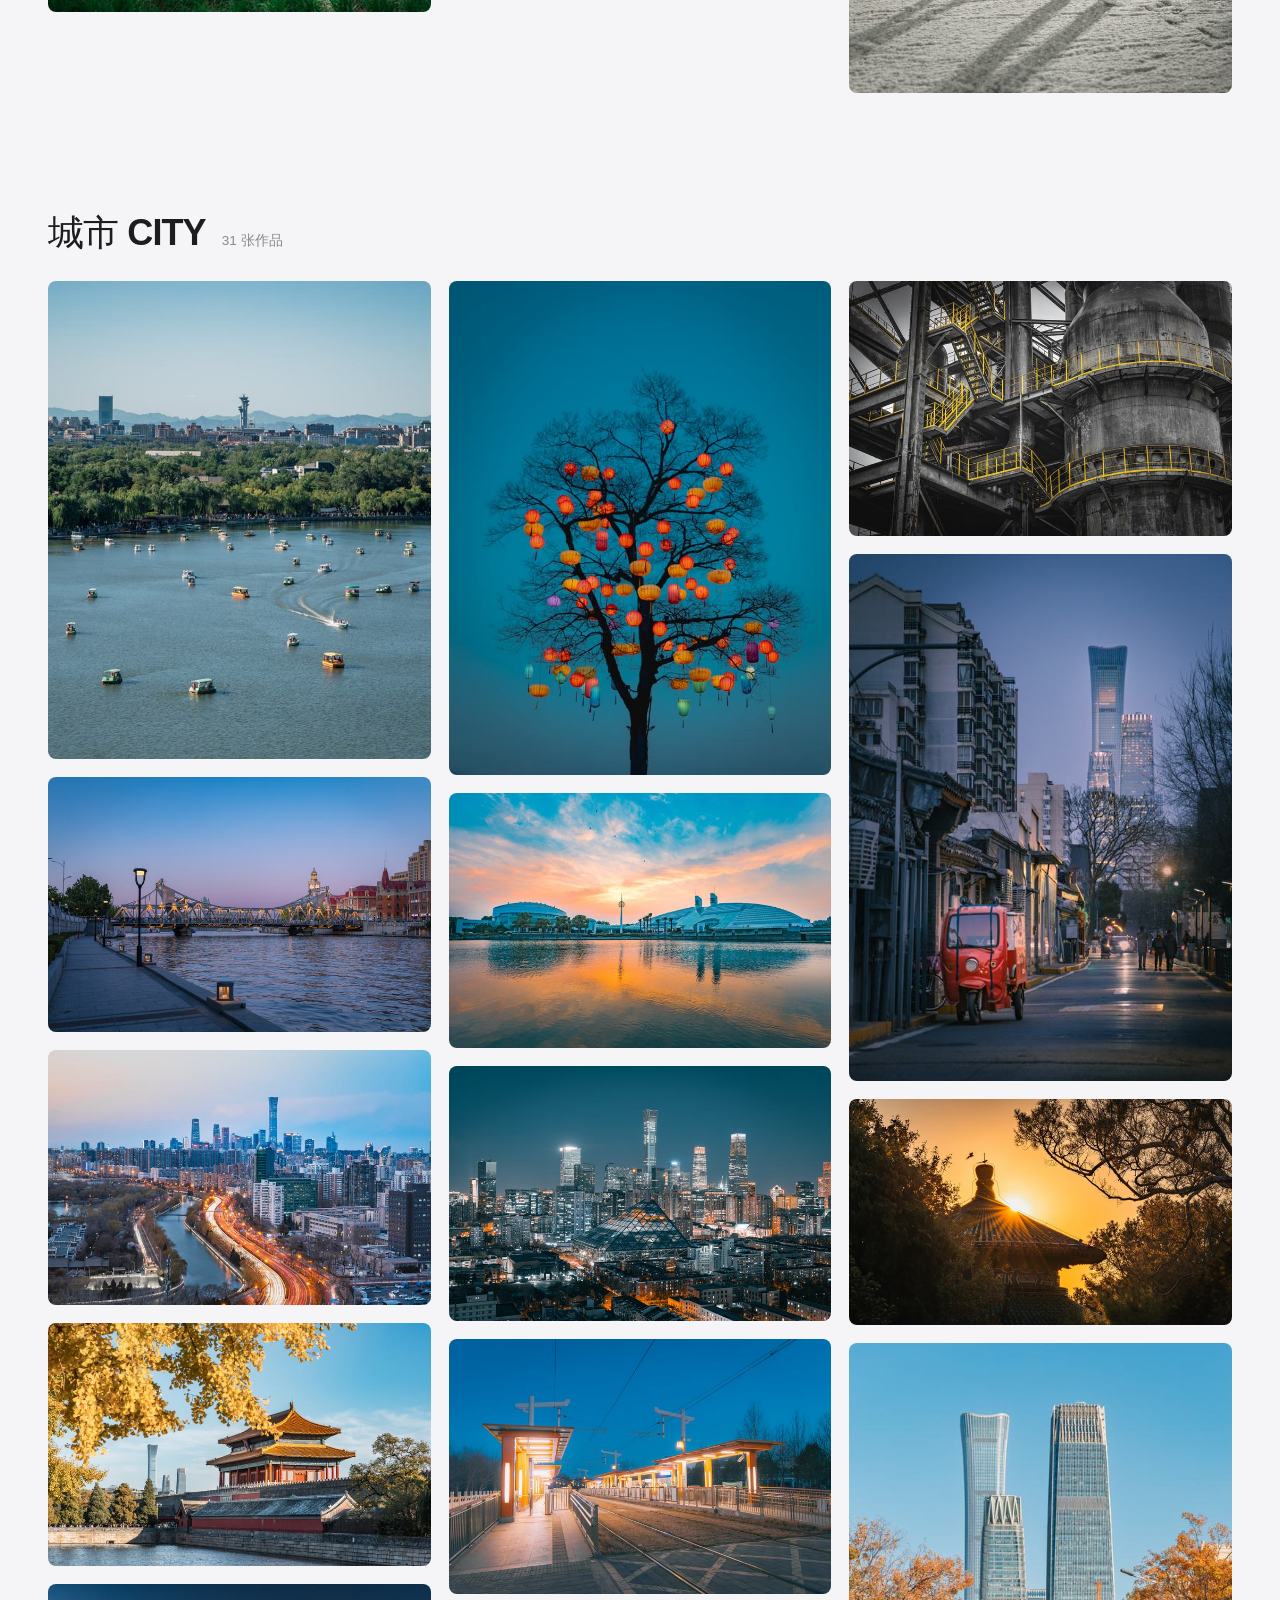
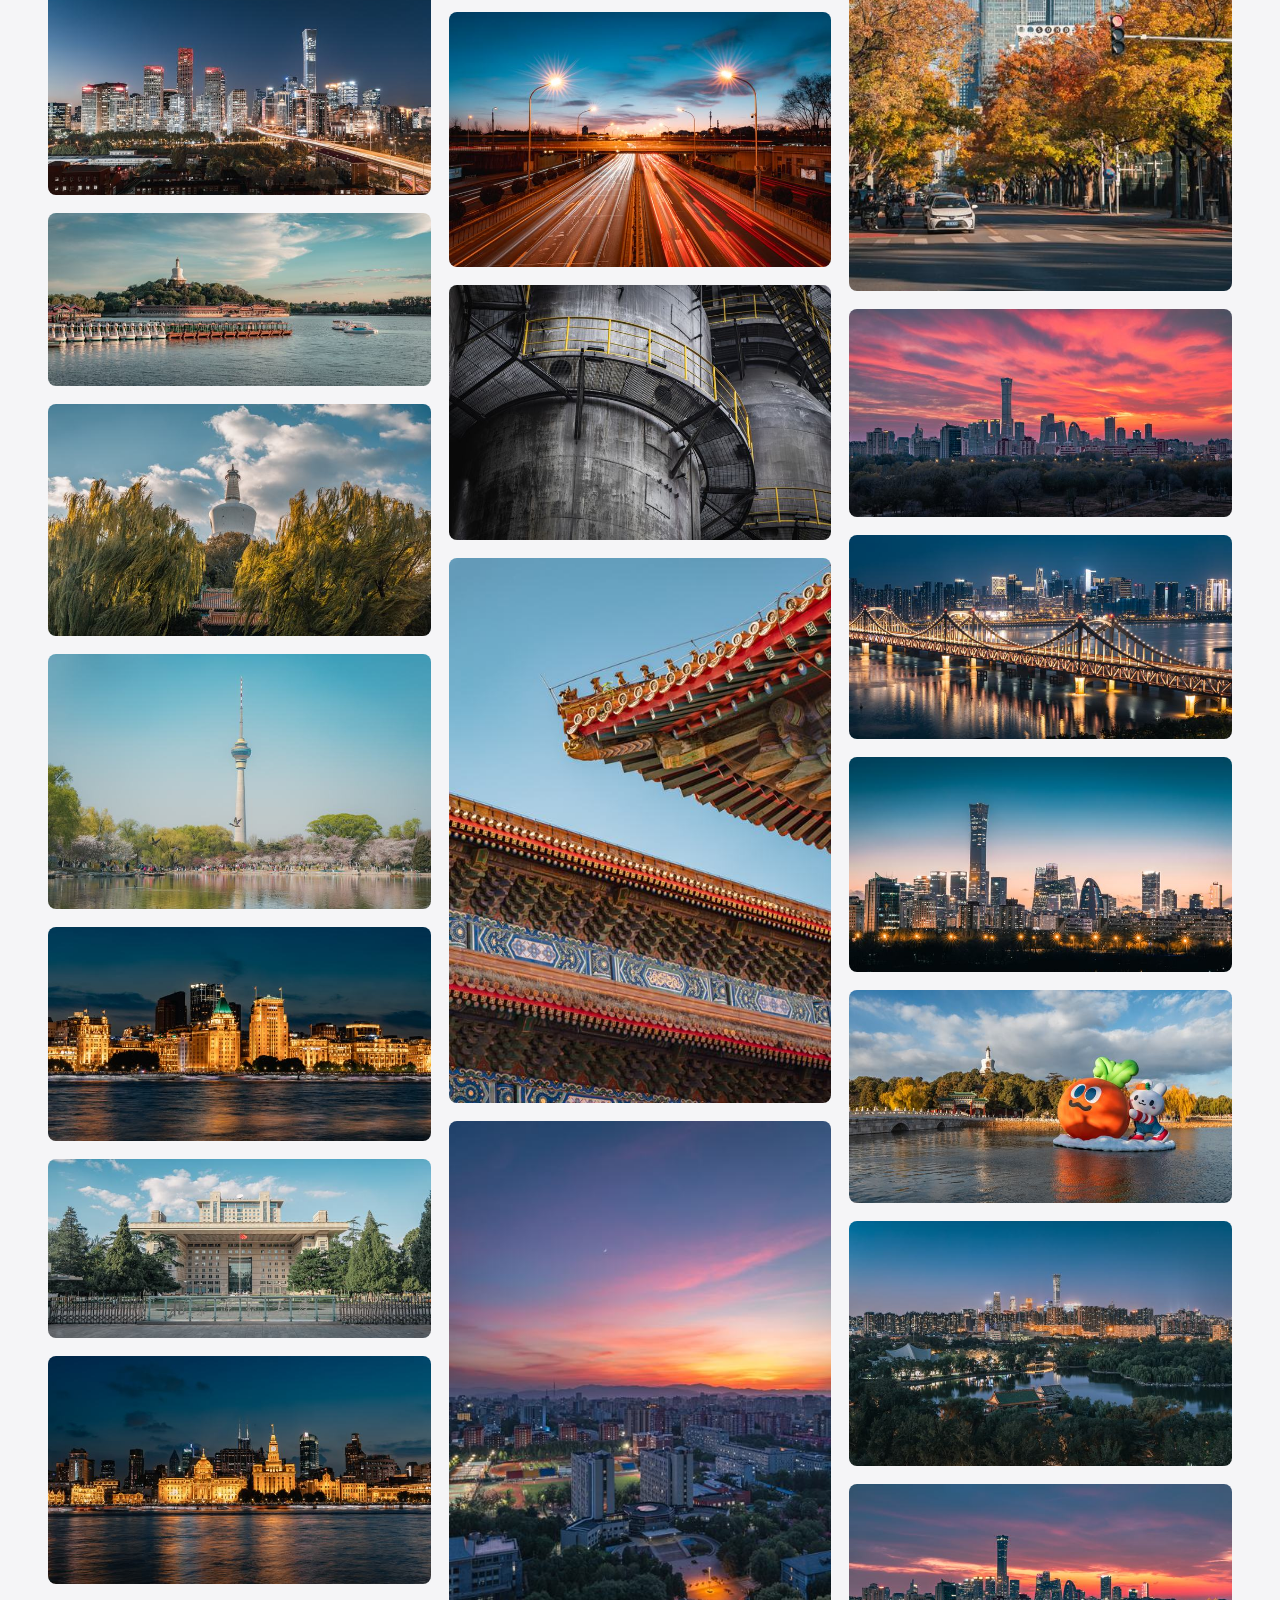
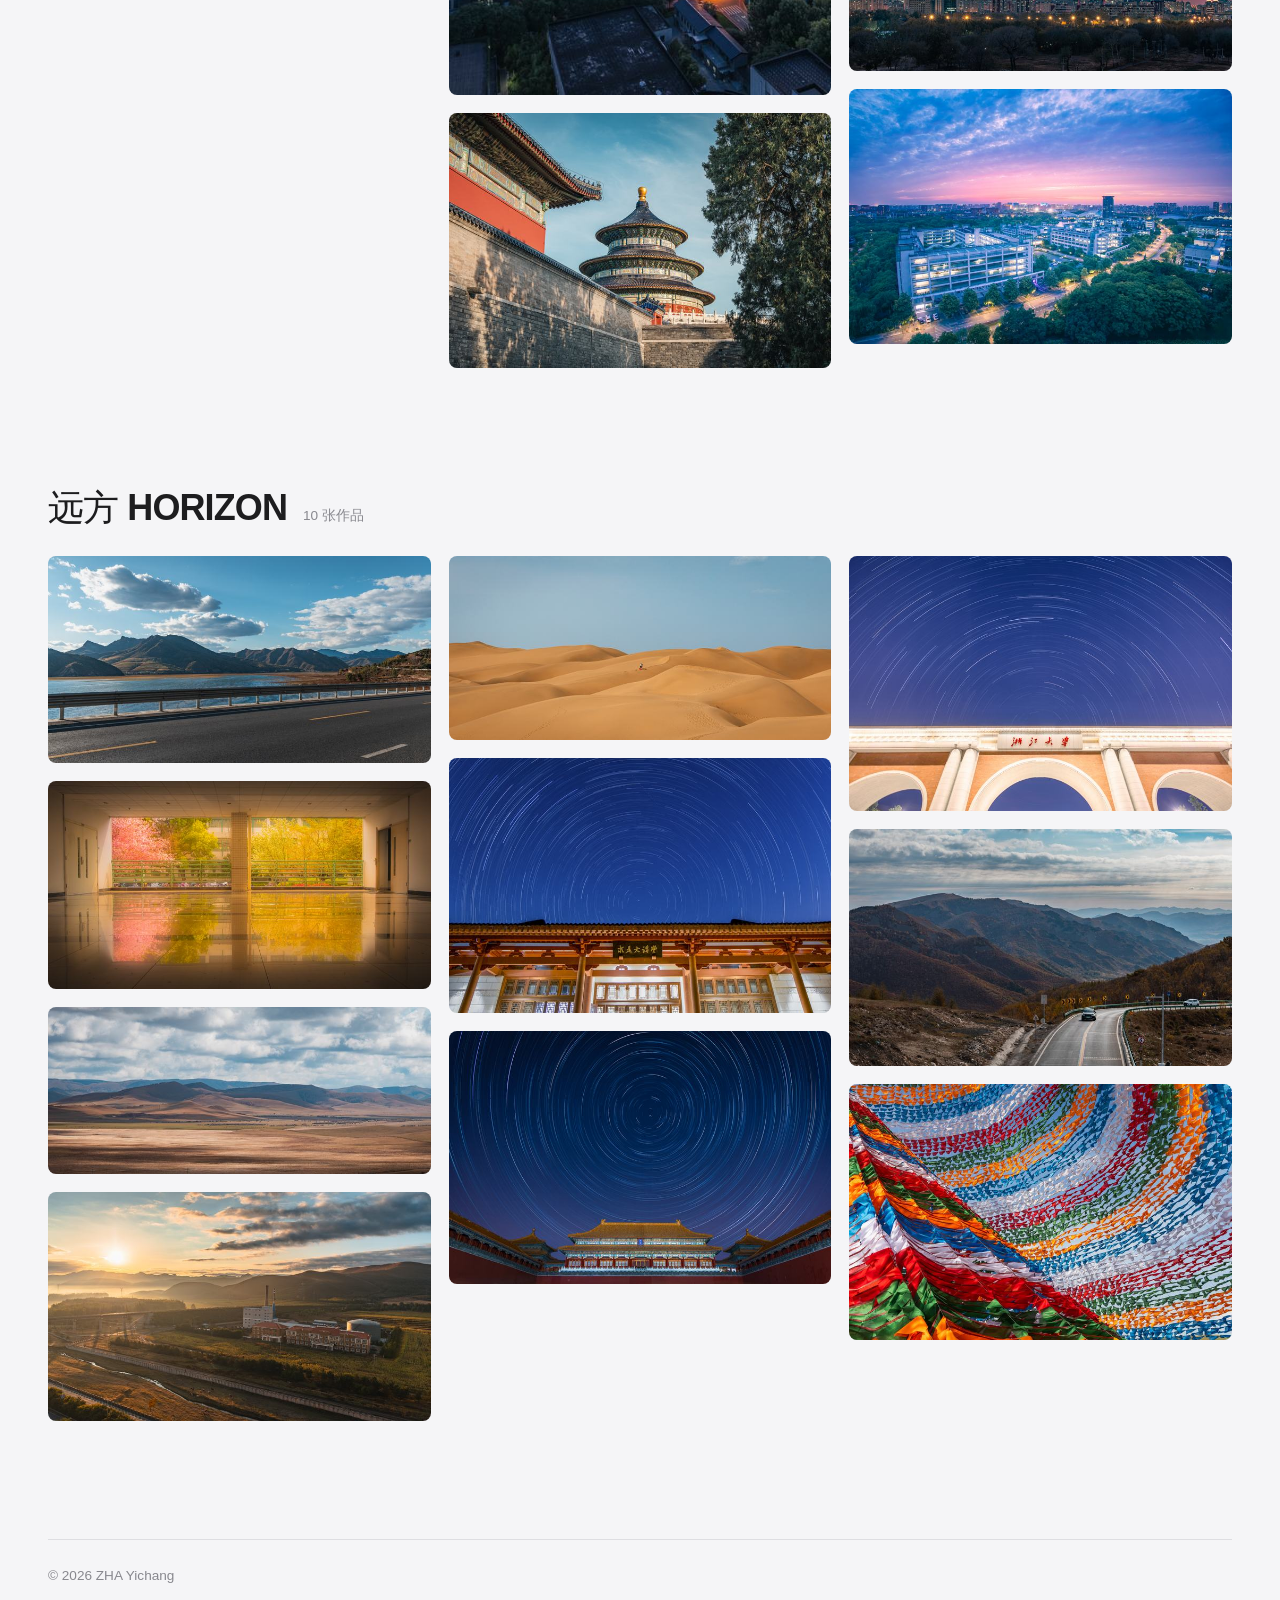
<file: photography/index.html>
<!doctype html>
<html lang="zh-CN">
<head>
  <meta charset="utf-8">
  <meta name="viewport" content="width=device-width, initial-scale=1">
  <meta name="robots" content="noindex">
  <meta name="theme-color" content="#f5f5f7">
  <title>摄影作品集</title>
  <meta name="description" content="查一畅的摄影作品集。">
  <link rel="icon" href="data:,">
  <link rel="stylesheet" href="style.css">
  <script src="photos.js" def                   er></script>
  <script src="script.js" defer></script>
</head>
<body>
  <div class="page">
    <header class="site-header">
      <a class="home-link" href="../">← 返回个人主页</a>
      <span class="site-name">ZHA Yichang</span>
    </header>

    <main>
      <div class="intro">
        <p class="eyebrow">PHOTOGRAPHY</p>
        <h1>摄影作品集</h1>
        <p>用色彩承载记忆，用光影打败时间。</p>
      </div>
      <nav id="series-nav" class="series-nav" aria-label="作品系列"></nav>
      <div id="series-list"></div>
    </main>
    <footer>© 2026 ZHA Yichang</footer>
  </div>

  <dialog id="lightbox" aria-label="放大查看照片">
    <div class="lightbox-bar">
      <span id="photo-position"></span>
      <button id="close-photo" type="button" aria-label="关闭照片">×</button>
    </div>
    <button id="previous-photo" class="lightbox-arrow previous" type="button" aria-label="上一张">‹</button>
    <img id="large-photo" alt="">
    <button id="next-photo" class="lightbox-arrow next" type="button" aria-label="下一张">›</button>
    <p id="photo-title"></p>
  </dialog>
</body>
</html>
</file>
<file: style.css>
/* ============================================
   Apple Design Language — Portfolio Styles
   ============================================ */

:root {
    /* 背景层级 */
    --bg: #f5f5f7;
    --bg-secondary: #ffffff;
    --bg-tertiary: #f2f2f7;

    /* 文字层级 */
    --text: #1d1d1f;
    --text-secondary: #86868b;
    --text-tertiary: #a1a1a6;

    /* 边框与分割线 */
    --line: rgba(0, 0, 0, 0.06);
    --line-solid: #d2d2d7;

    /* 强调色 */
    --accent: #1d1d1f;
    --accent-blue: #0066cc;

    /* 阴影 — 多层极淡阴影营造物理感 */
    --shadow-sm: 0 2px 8px rgba(0, 0, 0, 0.04);
    --shadow-md: 0 8px 24px rgba(0, 0, 0, 0.06);
    --shadow-lg: 0 16px 48px rgba(0, 0, 0, 0.08);

    /* 圆角 */
    --radius-sm: 12px;
    --radius-md: 18px;
    --radius-lg: 24px;

    /* 布局 */
    --max-width: 980px;

    /* 动画曲线 */
    --ease-spring: cubic-bezier(0.16, 1, 0.3, 1);
    --ease-out: cubic-bezier(0.25, 0.1, 0.25, 1);
}

/* ===== 暗色模式 ===== */
@media (prefers-color-scheme: dark) {
    :root {
        --bg: #000000;
        --bg-secondary: #1c1c1e;
        --bg-tertiary: #2c2c2e;
        --text: #f5f5f7;
        --text-secondary: #a1a1a6;
        --text-tertiary: #8e8e93;
        --line: rgba(255, 255, 255, 0.08);
        --line-solid: #38383a;
        --accent: #ffffff;
        --accent-blue: #0a84ff;
        --shadow-sm: 0 2px 8px rgba(0, 0, 0, 0.3);
        --shadow-md: 0 8px 24px rgba(0, 0, 0, 0.4);
        --shadow-lg: 0 16px 48px rgba(0, 0, 0, 0.5);
    }

    body {
        -webkit-font-smoothing: antialiased;
        -moz-osx-font-smoothing: grayscale;
    }
}

/* ===== Reset & Base ===== */
* {
    margin: 0;
    padding: 0;
    box-sizing: border-box;
}

html {
    scroll-behavior: smooth;
}

body {
    font-family: "Inter", "Noto Sans SC", "PingFang SC", "Microsoft YaHei", sans-serif;
    background: var(--bg);
    color: var(--text);
    line-height: 1.7;
    padding: 48px 20px 48px;
    -webkit-font-smoothing: antialiased;
}

.container {
    max-width: var(--max-width);
    margin: 0 auto;
}

/* ===== Header ===== */
header {
    display: flex;
    align-items: flex-start;
    justify-content: space-between;
    gap: 40px;
    flex-wrap: wrap;
    margin-bottom: 32px;
}

.header-text {
    flex: 1;
    min-width: 0;
}

.profile-photo {
    flex-shrink: 0;
    width: 140px;
    aspect-ratio: 4 / 5;
    border-radius: 12px;
    overflow: hidden;
    border: 1px solid var(--line);
    box-shadow: var(--shadow-sm);
    background: var(--bg-tertiary);
    transition: transform 0.4s var(--ease-out), box-shadow 0.4s ease;
    margin-top: -4px;
}

.profile-photo:hover {
    transform: scale(1.02);
    box-shadow: var(--shadow-md);
}

.profile-photo img {
    display: block;
    width: 100%;
    height: 100%;
    object-fit: cover;
}

.name {
    font-size: 2rem;
    font-weight: 600;
    letter-spacing: 0;
    line-height: 1.1;
    margin-bottom: 28px;
    display: flex;
    align-items: baseline;
    flex-wrap: wrap;
    gap: 0.4em;
}

.name-en {
    font-size: 1.35rem;
    font-weight: 400;
    color: var(--text-secondary);
    letter-spacing: 0.02em;
    opacity: 0.85;
}

.intro {
    font-size: 1.0625rem;
    line-height: 1.6;
    color: var(--text-secondary);
    max-width: 640px;
    margin-bottom: 24px;
}

.contact {
    display: flex;
    flex-wrap: wrap;
    gap: 16px;
    font-size: 0.9375rem;
}

.contact a {
    color: var(--accent-blue);
    text-decoration: none;
    font-weight: 500;
    transition: all 0.2s ease;
    position: relative;
}

.contact a::after {
    content: " ↗";
    font-size: 0.85em;
    opacity: 0.6;
    transition: transform 0.2s ease;
    display: inline-block;
}

.contact a:hover {
    opacity: 0.8;
}

.contact a:hover::after {
    transform: translate(2px, -2px);
}

/* ===== Navigation ===== */
nav {
    position: sticky;
    top: 0;
    z-index: 100;
    backdrop-filter: blur(20px) saturate(180%);
    -webkit-backdrop-filter: blur(20px) saturate(180%);
    background: rgba(245, 245, 247, 0.72);
    border-bottom: 1px solid var(--line);
    margin-bottom: 48px;
    padding: 16px 0;
    transition: transform 0.4s var(--ease-out), opacity 0.3s ease, background 0.3s ease;
}

nav ul {
    list-style: none;
    display: flex;
    gap: 28px;
    overflow-x: auto;
    margin: 0;
    padding: 4px 0;
    align-items: center;
    scrollbar-width: none;
    -ms-overflow-style: none;
}

nav ul::-webkit-scrollbar {
    display: none;
}

nav a {
    text-decoration: none;
    color: var(--text-secondary);
    font-size: 0.9375rem;
    font-weight: 500;
    transition: color 0.2s ease;
    white-space: nowrap;
    display: inline-flex;
    align-items: center;
    padding: 4px 0;
}

nav a:hover {
    color: var(--text);
}

/* ===== Sections ===== */
section {
    margin-bottom: 56px;
    scroll-margin-top: 80px;
}

.section-title {
    font-size: 1.25rem;
    font-weight: 600;
    letter-spacing: -0.01em;
    margin-bottom: 24px;
    padding-bottom: 12px;
    border-bottom: 1px solid var(--line);
    color: var(--text);
}

/* ===== Cards and Research Themes ===== */
.card,
.research-theme.collapsible-area {
    background: var(--bg-secondary);
    border: none;
    border-radius: var(--radius-md);
    padding: 28px;
    margin-bottom: 16px;
    box-shadow: var(--shadow-sm);
    transition: transform 0.4s var(--ease-out), box-shadow 0.4s ease, border-color 0.3s ease;
    position: relative;
    overflow: hidden;
    outline: none;
}

.research-theme.collapsible-area {
    cursor: pointer;
}

.research-theme.collapsible-area:hover {
    transform: scale(1.005);
    box-shadow: var(--shadow-md);
}

.research-theme.collapsible-area:active {
    transform: scale(0.998);
    transition-duration: 0.1s;
}

.research-theme.collapsible-area:focus-visible {
    box-shadow: 0 0 0 3px rgba(0, 102, 204, 0.25), var(--shadow-md);
}

.card-header {
    display: flex;
    justify-content: space-between;
    align-items: center;
    gap: 16px;
}

.card-title {
    display: flex;
    justify-content: space-between;
    align-items: baseline;
    gap: 10px;
    flex-wrap: wrap;
    width: 100%;
    min-width: 0;
}

.card-title h3 {
    font-size: 1.0625rem;
    font-weight: 600;
    letter-spacing: -0.01em;
    white-space: nowrap;
}

.date {
    color: var(--text-secondary);
    font-size: 0.9rem;
    font-weight: 500;
    white-space: nowrap;
}

.subtitle {
    color: var(--text-secondary);
    font-size: 0.9375rem;
    font-weight: 500;
    margin-top: 4px;
    margin-bottom: 0;
}

.experience-group-title {
    font-size: 1.125rem;
    font-weight: 650;
    color: var(--text);
    margin-bottom: 12px;
}

.experience-group + .experience-group-title {
    margin-top: 24px;
}

.experience-group {
    padding-block: 10px;
}

.experience-item {
    padding-block: 18px;
}

.experience-item + .experience-item {
    border-top: 1px solid var(--line-solid);
}

.experience-item h4 {
    font-size: 1rem;
    font-weight: 600;
    letter-spacing: -0.01em;
    min-width: 0;
}

.experience-detail {
    color: var(--text-secondary);
    font-weight: 400;
}

.expand-icon {
    display: inline-block;
    font-size: 0.9rem;
    color: var(--text-secondary);
    transition: transform 0.4s var(--ease-spring), color 0.2s ease;
    flex-shrink: 0;
    width: 20px;
    text-align: center;
    user-select: none;
}

.research-theme.active .expand-icon {
    transform: rotate(90deg);
    color: var(--text);
}

/* ===== Typography ===== */
p {
    margin-bottom: 12px;
}

ul {
    padding-left: 18px;
    margin-bottom: 12px;
}

li {
    margin-bottom: 8px;
    color: var(--text-secondary);
}

li strong {
    color: var(--text);
}

/* ===== Tags ===== */
.tag-group {
    display: flex;
    flex-wrap: wrap;
    gap: 8px;
    margin-top: 14px;
}

.tag {
    display: inline-flex;
    align-items: center;
    padding: 5px 12px;
    border-radius: 100px;
    background: var(--bg-tertiary);
    color: var(--text-secondary);
    font-size: 0.8125rem;
    font-weight: 500;
    letter-spacing: -0.01em;
    border: 1px solid var(--line);
    transition: all 0.2s ease;
    cursor: default;
}

.tag:hover {
    background: var(--line-solid);
    color: var(--text);
    transform: scale(1.05);
}

/* ===== Projects ===== */
.project-grid {
    display: grid;
    grid-template-columns: repeat(auto-fit, minmax(360px, 1fr));
    gap: 18px;
}

.project-card {
    background: var(--bg-secondary);
    border: none;
    border-radius: var(--radius-md);
    padding: 24px;
    box-shadow: var(--shadow-sm);
    transition: transform 0.4s var(--ease-out), box-shadow 0.4s ease, opacity 0.8s var(--ease-spring), transform 0.8s var(--ease-spring);
    opacity: 0;
    transform: translateY(30px);
}

.project-card.reveal {
    opacity: 1;
    transform: translateY(0);
}

.project-card:hover {
    transform: translateY(-3px) scale(1.005);
    box-shadow: var(--shadow-md);
}

.project-card.reveal:hover {
    transform: translateY(-3px) scale(1.005);
}

.project-card h3 {
    font-size: 1.0625rem;
    font-weight: 600;
    margin-bottom: 10px;
    letter-spacing: -0.01em;
}

.project-card p {
    color: var(--text-secondary);
    font-size: 0.94rem;
    margin-bottom: 14px;
    line-height: 1.6;
}

.project-links {
    display: flex;
    gap: 16px;
    margin-bottom: 14px;
}

.project-links a {
    text-decoration: none;
    font-size: 0.92rem;
    color: var(--accent-blue);
    font-weight: 500;
    transition: all 0.2s ease;
}

.project-links a:hover {
    opacity: 0.8;
}

.project-links a::after {
    content: " ↗";
    font-size: 0.85em;
    opacity: 0.6;
    transition: transform 0.2s ease;
    display: inline-block;
}

.project-links a:hover::after {
    transform: translate(2px, -2px);
}

/* ===== Awards ===== */
.awards-grid {
    display: grid;
    grid-template-columns: repeat(auto-fit, minmax(170px, 1fr));
    gap: 12px;
}

.award-item {
    background: var(--bg-secondary);
    border: none;
    border-radius: var(--radius-sm);
    padding: 16px;
    box-shadow: var(--shadow-sm);
    transition: transform 0.3s ease, box-shadow 0.3s ease, opacity 0.7s var(--ease-spring), transform 0.7s var(--ease-spring);
    opacity: 0;
    transform: translateY(20px);
}

.award-item.reveal {
    opacity: 1;
    transform: translateY(0);
}

.award-item:hover {
    transform: translateY(-3px);
    box-shadow: var(--shadow-md);
}

.award-title {
    font-size: 0.9rem;
    font-weight: 600;
    margin-bottom: 6px;
    letter-spacing: -0.01em;
    line-height: 1.4;
}

.award-year {
    font-size: 0.8rem;
    color: var(--text-secondary);
    font-weight: 500;
}

/* ===== Research Themes ===== */
.research-theme.collapsible-area {
    padding: 24px 28px;
}

.theme-main {
    display: flex;
    justify-content: space-between;
    align-items: center;
    gap: 24px;
    cursor: pointer;
}

.theme-info {
    flex: 1;
    min-width: 0;
}

.theme-title {
    font-size: 1.0625rem;
    font-weight: 600;
    margin-bottom: 6px;
    color: var(--text);
    letter-spacing: -0.01em;
}

.theme-desc {
    font-size: 0.9375rem;
    line-height: 1.6;
    color: var(--text-secondary);
    margin-bottom: 0;
}

.theme-meta {
    display: flex;
    align-items: center;
    gap: 18px;
    flex-shrink: 0;
}

.theme-time {
    font-size: 0.9rem;
    color: var(--text-secondary);
    white-space: nowrap;
    font-weight: 500;
}

.theme-content {
    max-height: 0;
    overflow: hidden;
    opacity: 0;
    transition: max-height 0.5s var(--ease-spring), opacity 0.35s ease, margin-top 0.4s ease;
    margin-top: 0;
    will-change: max-height, opacity;
}

.research-theme.active .theme-content {
    margin-top: 20px;
    opacity: 1;
}

/* ===== Research Cards ===== */
.research-grid {
    display: grid;
    grid-template-columns: repeat(auto-fit, minmax(320px, 1fr));
    gap: 18px;
}

.research-card {
    border: none;
    border-radius: var(--radius-sm);
    padding: 24px;
    background: var(--bg-tertiary);
    transition: transform 0.3s ease, box-shadow 0.3s ease;
    cursor: default;
}

.research-card:hover {
    transform: translateY(-2px);
    box-shadow: var(--shadow-sm);
}

.research-meta {
    font-size: 0.72rem;
    text-transform: uppercase;
    letter-spacing: 0.06em;
    color: var(--text-tertiary);
    margin-bottom: 12px;
    font-weight: 600;
}

.research-card-title {
    font-size: 1rem;
    line-height: 1.5;
    margin-bottom: 10px;
    color: var(--text);
    font-weight: 600;
    letter-spacing: -0.01em;
}

.research-text {
    font-size: 0.92rem;
    line-height: 1.7;
    color: var(--text-secondary);
    margin-bottom: 16px;
}

.publication-info {
    display: flex;
    align-items: baseline;
    flex-wrap: wrap;
    gap: 12px;
    font-size: 0.88rem;
    color: var(--text-secondary);
    margin-bottom: 14px;
}

.publication-info .journal {
    font-style: italic;
    font-weight: 500;
}

.doi-link {
    color: var(--accent-blue);
    background: rgba(0, 102, 204, 0.06);
    padding: 3px 10px;
    border-radius: 6px;
    font-size: 0.8125rem;
    font-weight: 600;
    text-decoration: none;
    transition: all 0.2s ease;
    border: 1px solid transparent;
}

.doi-link:hover {
    background: rgba(0, 102, 204, 0.12);
    border-color: rgba(0, 102, 204, 0.15);
}

.doi-link::after {
    content: " ↗";
    font-size: 0.8em;
    opacity: 0.6;
    transition: transform 0.2s ease;
    display: inline-block;
}

.doi-link:hover::after {
    transform: translate(2px, -2px);
}

/* ===== Photography ===== */
.photo-grid {
    display: flex;
    gap: 12px;
    align-items: flex-start;
}

.photo-column {
    display: flex;
    flex-direction: column;
    gap: 12px;
    flex: 1;
    min-width: 0;
}

.photo-item {
    background: var(--bg-tertiary);
    border-radius: 10px;
    overflow: hidden;
    box-shadow: var(--shadow-sm);
    transition: box-shadow 0.4s ease;
    cursor: default;
}

.photo-item:hover {
    box-shadow: var(--shadow-md);
}

.photo-item img {
    display: block;
    width: 100%;
    height: auto;
    -webkit-user-drag: none;
}

.photo-links {
    display: flex;
    justify-content: flex-start;
    align-items: center;
    gap: 16px;
    margin-top: 32px;
    padding-top: 24px;
    border-top: 1px solid var(--line);
    flex-wrap: wrap;
}

.photo-links-label {
    color: var(--text-secondary);
    font-size: 0.9375rem;
    font-weight: 500;
}

.photo-links a {
    color: var(--accent-blue);
    text-decoration: none;
    font-weight: 500;
    font-size: 0.9375rem;
    transition: all 0.2s ease;
}

.photo-links a::after {
    content: " ↗";
    font-size: 0.85em;
    opacity: 0.6;
    transition: transform 0.2s ease;
    display: inline-block;
}

.photo-links a:hover {
    opacity: 0.8;
}

.photo-links a:hover::after {
    transform: translate(2px, -2px);
}

/* ===== Footer ===== */
footer {
    margin-top: 80px;
    padding-top: 24px;
    border-top: 1px solid var(--line);
    color: var(--text-secondary);
    font-size: 0.9rem;
    text-align: center;
    font-weight: 500;
}

/* ===== Scroll Reveal Animation ===== */
section,
.card,
.research-theme.collapsible-area {
    opacity: 0;
    transform: translateY(30px);
    transition: opacity 0.8s var(--ease-spring), transform 0.8s var(--ease-spring);
}

section.reveal,
.card.reveal,
.research-theme.collapsible-area.reveal {
    opacity: 1;
    transform: translateY(0);
}


/* ===== Reduced Motion ===== */
@media (prefers-reduced-motion: reduce) {

    *,
    *::before,
    *::after {
        animation-duration: 0.01ms !important;
        animation-iteration-count: 1 !important;
        transition-duration: 0.01ms !important;
        scroll-behavior: auto !important;
    }

    .reveal,
    section.reveal,
    .card.reveal,
    .research-theme.reveal,
    .project-card.reveal,
    .award-item.reveal,
    .photo-item.reveal {
        opacity: 1;
        transform: none;
    }
}

/* ===== Responsive: Tablet ===== */
@media (max-width: 1024px) {
    .container {
        max-width: 92vw;
    }

    .research-grid {
        grid-template-columns: repeat(2, 1fr);
    }
}

/* ===== Responsive: Mobile Landscape ===== */
@media (max-width: 768px) {
    body {
        padding: 32px 16px;
    }

    .name {
        font-size: 2.4rem;
    }

    .photo-grid {
        gap: 10px;
    }

    .photo-column {
        gap: 10px;
    }

    .awards-grid {
        grid-template-columns: repeat(2, 1fr);
        gap: 10px;
    }

    .award-item {
        padding: 14px;
    }

    nav ul {
        gap: 20px;
    }

    nav a {
        font-size: 0.9375rem;
        padding: 6px 0;
    }
}

/* ===== Responsive: Mobile Portrait ===== */
@media (max-width: 640px) {
    header {
        flex-direction: column;
        align-items: center;
        text-align: center;
        gap: 24px;
    }

    .profile-photo {
        width: 120px;
        aspect-ratio: 1 / 1;
        border-radius: 50%;
        margin: 0 auto;
    }

    .profile-photo img {
        object-position: center 20%;
    }

    .header-text {
        display: flex;
        flex-direction: column;
        align-items: center;
    }

    .intro {
        text-align: center;
    }

    .contact {
        justify-content: center;
    }

    .card,
    .research-theme.collapsible-area {
        padding: 22px;
        border-radius: var(--radius-sm);
    }

    .card-header {
        align-items: flex-start;
    }

    .card-title {
        flex-direction: column;
        gap: 4px;
    }

    .card-title h3 {
        white-space: normal;
    }

    .experience-group {
        padding-block: 10px;
    }

    .experience-item .date {
        align-self: flex-end;
    }

    .theme-main {
        flex-direction: column;
        align-items: flex-start;
        gap: 12px;
    }

    .theme-meta {
        width: 100%;
        justify-content: space-between;
    }

    .research-grid,
    .project-grid {
        grid-template-columns: 1fr;
    }

    .photo-grid {
        gap: 10px;
    }
}

/* ===== Responsive: Small Mobile ===== */
@media (max-width: 480px) {
    .name {
        font-size: 2rem;
    }

    .name-en {
        font-size: 1.35rem;
        font-weight: 400;
        color: var(--text-secondary);
        letter-spacing: 0.02em;
        opacity: 0.85;
    }

    .contact {
        flex-direction: column;
        gap: 8px;
        align-items: center;
    }

    .awards-grid {
        grid-template-columns: repeat(2, 1fr);
    }

    .award-item {
        padding: 12px;
    }

    .award-title {
        font-size: 0.85rem;
    }

    .photo-links {
        flex-direction: column;
        align-items: flex-start;
        gap: 10px;
    }
}
</file>
<file: photography/style.css>
:root {
  color-scheme: light dark;
  font-family: -apple-system, BlinkMacSystemFont, "PingFang SC", "Microsoft YaHei", sans-serif;
  background: #f5f5f7;
  color: #1d1d1f;
}
* { box-sizing: border-box; }
html { scroll-behavior: smooth; }
body { margin: 0; }
body:has(dialog[open]) { overflow: hidden; }
button { font: inherit; }
a { color: inherit; }
.page { max-width: 1240px; padding: 0 28px; margin: auto; }
.site-header { min-height: 86px; display: flex; align-items: center; justify-content: space-between; gap: 20px; border-bottom: 1px solid #dedee2; }
.home-link { text-decoration: none; font-size: .9rem; }
.home-link:hover { text-decoration: underline; }
.site-name { color: #77777e; font-size: .82rem; letter-spacing: .04em; }
.intro { padding: 88px 0 54px; }
.eyebrow { margin: 0 0 16px; color: #77777e; font-size: .75rem; font-weight: 600; letter-spacing: .2em; }
h1 { margin: 0; font-size: clamp(2.7rem, 7vw, 5.5rem); line-height: 1.08; letter-spacing: -.045em; font-weight: 600; }
.intro > p:last-child { margin: 22px 0 0; color: #6e6e73; font-size: 1.02rem; }
.series-nav { display: flex; gap: 8px; flex-wrap: wrap; margin-bottom: 74px; }
.series-nav a { padding: 9px 17px; border: 1px solid #d8d8dc; border-radius: 100px; text-decoration: none; font-size: .85rem; transition: background .18s, border-color .18s; }
.series-nav a:hover, .series-nav a:focus-visible { background: #fff; border-color: #a5a5ab; }
.series { scroll-margin-top: 26px; margin-bottom: 100px; }
.series-heading { display: flex; align-items: baseline; gap: 16px; margin-bottom: 27px; }
.series-heading h2 { margin: 0; font-size: clamp(1.6rem, 3vw, 2.25rem); line-height: 1.2; letter-spacing: -.025em; font-weight: 550; }
.series-heading span { color: #88888e; font-size: .85rem; }
.photo-grid { columns: 3; column-gap: 18px; }
.photo-card { display: inline-block; vertical-align: top; width: 100%; padding: 0; margin: 0 0 18px; border: 0; border-radius: 8px; overflow: hidden; background: #e9e9ec; break-inside: avoid; cursor: zoom-in; text-align: left; }
.photo-card img { display: block; width: 100%; height: auto; transition: transform .3s ease, filter .3s ease; }
.photo-card:hover img { transform: scale(1.025); filter: brightness(.95); }
.photo-card:focus-visible { outline: 3px solid #0066cc; outline-offset: 3px; }
footer { padding: 28px 0 44px; border-top: 1px solid #dedee2; color: #88888e; font-size: .85rem; }
dialog { position: fixed; width: 100vw; max-width: none; height: 100dvh; max-height: none; inset: 0; margin: 0; padding: 0; border: 0; background: #111; color: #fff; }
dialog::backdrop { background: #111; }
.lightbox-bar { position: absolute; z-index: 2; top: 0; left: 0; right: 0; height: 66px; padding: 0 22px; display: flex; justify-content: space-between; align-items: center; background: linear-gradient(#0009, transparent); font-size: .85rem; }
#close-photo { width: 44px; height: 44px; border: 0; background: #ffffff20; border-radius: 50%; color: #fff; font-size: 2rem; line-height: 1; cursor: pointer; }
#large-photo { display: block; width: 100%; height: 100%; object-fit: contain; padding: 66px 75px 78px; }
.lightbox-arrow { position: absolute; z-index: 2; top: 50%; transform: translateY(-50%); width: 48px; height: 60px; border: 0; background: #ffffff20; color: #fff; font-size: 2.4rem; cursor: pointer; }
.lightbox-arrow.previous { left: 12px; }
.lightbox-arrow.next { right: 12px; }
#photo-title { position: absolute; bottom: 20px; left: 50%; transform: translateX(-50%); margin: 0; max-width: 80%; overflow: hidden; white-space: nowrap; text-overflow: ellipsis; color: #ddd; font-size: .9rem; }
@media (max-width: 800px) { .photo-grid { columns: 2; } .intro { padding-top: 64px; } }
@media (max-width: 560px) { .page { padding: 0 16px; } .site-header { min-height: 68px; } .site-name { display: none; } .intro { padding: 60px 0 38px; } .series-nav { margin-bottom: 58px; } .photo-grid { columns: 1; } .series { margin-bottom: 68px; } #large-photo { padding: 68px 8px 85px; } .lightbox-arrow { top: auto; bottom: 12px; transform: none; } .lightbox-arrow.previous { left: 16px; } .lightbox-arrow.next { right: 16px; } }
@media (prefers-color-scheme: dark) { :root { background: #090909; color: #f5f5f7; } .site-header, footer { border-color: #303035; } .site-name, .eyebrow, .intro > p:last-child, .series-heading span, footer { color: #a1a1a6; } .series-nav a { border-color: #414146; } .series-nav a:hover, .series-nav a:focus-visible { background: #252528; border-color: #999; } .photo-card { background: #252528; } }
@media (prefers-reduced-motion: reduce) { html { scroll-behavior: auto; } .photo-card img, .series-nav a { transition: none; } }
</file>
